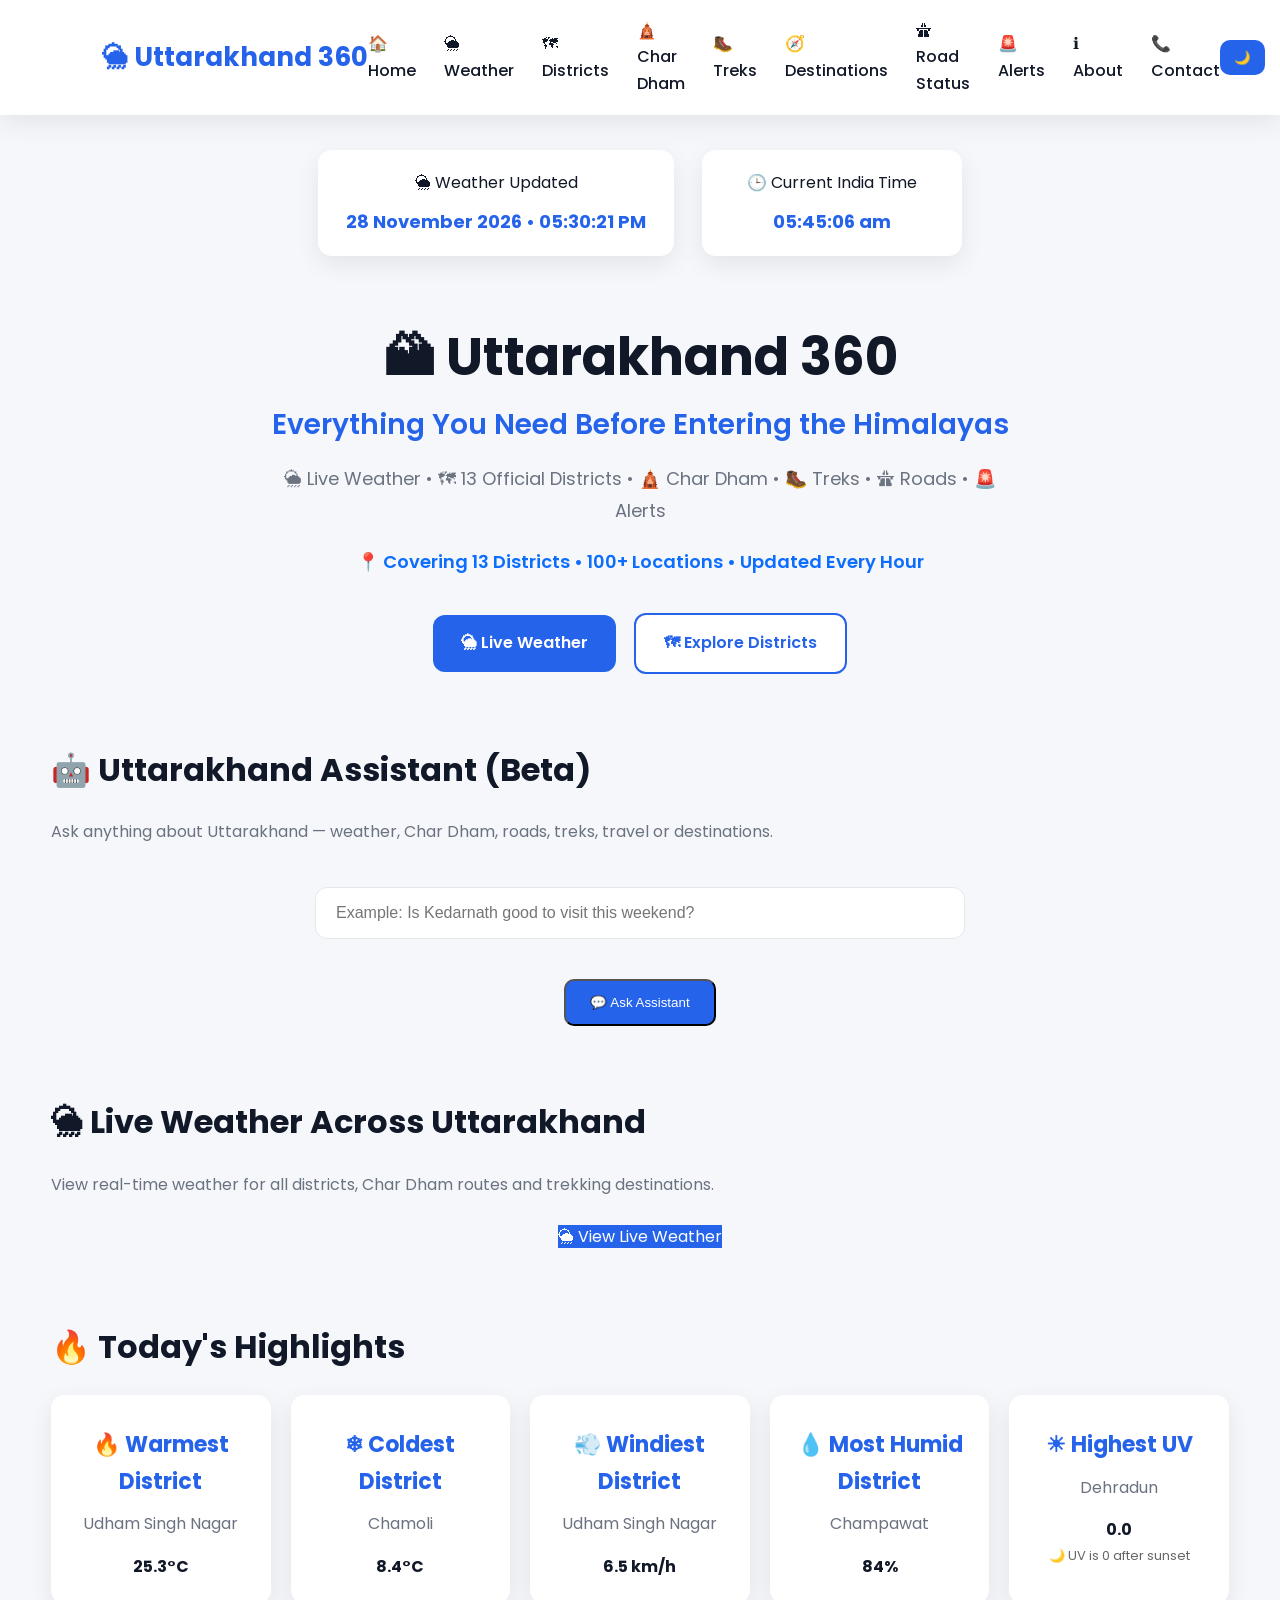
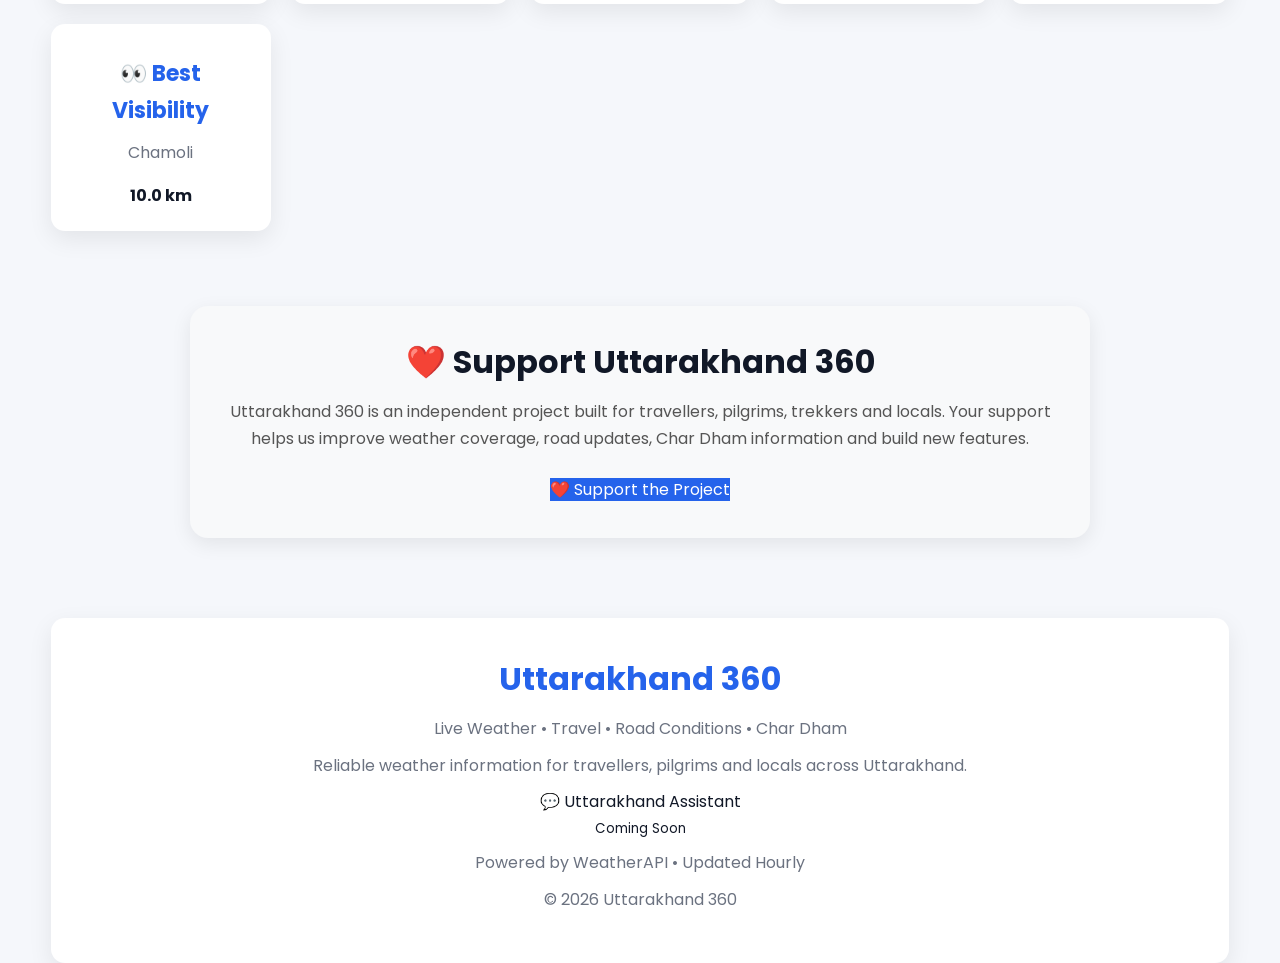
<file: docs/index.html>
<!DOCTYPE html>

<html lang="en">

<head>

<meta charset="UTF-8">

<meta name="viewport"
content="width=device-width, initial-scale=1.0">

<title>Uttarakhand 360 | Live Weather Dashboard</title>

<link rel="stylesheet" href="style.css">

<link rel="icon" href="favicon.svg">

<link rel="preconnect"
href="https://fonts.googleapis.com">

<link rel="preconnect"
href="https://fonts.gstatic.com"
crossorigin>

<link href="https://fonts.googleapis.com/css2?family=Poppins:wght@300;400;500;600;700&display=swap"
rel="stylesheet">

</head>

<body>



<nav class="navbar">

    <div class="logo">

        🌦 Uttarakhand 360

    </div>

  <ul>

<li><a href="index.html">🏠 Home</a></li>

<li><a href="weather.html">🌦 Weather</a></li>

<li><a href="districts.html">🗺 Districts</a></li>

<li><a href="chardham.html">🛕 Char Dham</a></li>

<li><a href="#">🥾 Treks</a></li>

<li><a href="#">🧭 Destinations</a></li>

<li><a href="#">🛣 Road Status</a></li>

<li><a href="alerts.html">🚨 Alerts</a></li>

<li><a href="about.html">ℹ About</a></li>

<li><a href="contact.html">📞 Contact</a></li>

</ul>

    <button id="theme-toggle">

        🌙

    </button>

</nav>



<section class="live-bar">

<div class="info-card">

🌦 Weather Updated

<strong>

28 November 2026 • 05:30:21 PM

</strong>

</div>

<div class="info-card">

🕒 Current India Time

<strong id="clock"></strong>

</div>

</section>



<header class="hero">

<h1>

🏔 Uttarakhand 360

</h1>

<h2>

Everything You Need Before Entering the Himalayas

</h2>

<p>

🌦 Live Weather • 🗺 13 Official Districts • 🛕 Char Dham • 🥾 Treks • 🛣 Roads • 🚨 Alerts

</p>

<p style="margin-top:18px;font-size:18px;font-weight:600;color:#0d6efd;">

📍 Covering 13 Districts • 100+ Locations • Updated Every Hour

</p>

<div class="hero-buttons">

<a href="weather.html" class="btn-primary">

🌦 Live Weather

</a>

<a href="districts.html" class="btn-secondary">

🗺 Explore Districts

</a>

</div>

</header>



<section>

<h2>🤖 Uttarakhand Assistant (Beta)</h2>

<p>

Ask anything about Uttarakhand — weather, Char Dham, roads, treks, travel or destinations.

</p>

<div class="search-box">

<input
type="text"
id="aiQuestion"
placeholder="Example: Is Kedarnath good to visit this weekend?">

</div>

<div style="text-align:center;margin-top:20px;">

<button class="button" onclick="askAI()">

💬 Ask Assistant

</button>

</div>

</section>



<section class="weather-preview">

<h2>🌦 Live Weather Across Uttarakhand</h2>

<p>
View real-time weather for all districts, Char Dham routes and trekking destinations.
</p>

<div style="text-align:center;margin-top:25px;">

<a href="weather.html" class="btn-primary">

🌦 View Live Weather

</a>

</div>

</section>





<section class="highlights-section">

<h2>

🔥 Today's Highlights

</h2>

<div class="highlight-grid">

<div class="highlight-card">

<h3>🔥 Warmest District</h3>

<p>Udham Singh Nagar</p>

<strong>25.3°C</strong>

</div>

<div class="highlight-card">

<h3>❄ Coldest District</h3>

<p>Chamoli</p>

<strong>8.4°C</strong>

</div>

<div class="highlight-card">

<h3>💨 Windiest District</h3>

<p>Udham Singh Nagar</p>

<strong>6.5 km/h</strong>

</div>

<div class="highlight-card">

<h3>💧 Most Humid District</h3>

<p>Champawat</p>

<strong>84%</strong>

</div>

<div class="highlight-card">

<h3>☀ Highest UV</h3>

<p>Dehradun</p>

<strong>0.0</strong>

<p style="font-size:13px;color:#666;">
🌙 UV is 0 after sunset
</p>

</div>

<div class="highlight-card">

<h3>👀 Best Visibility</h3>

<p>Chamoli</p>

<strong>10.0 km</strong>

</div>

</div>

</section>





<section class="support-section">

<h2>

❤️ Support Uttarakhand 360

</h2>

<p>

Uttarakhand 360 is an independent project built for travellers, pilgrims, trekkers and locals.

Your support helps us improve weather coverage, road updates, Char Dham information and build new features.

</p>

<a href="#" class="btn-primary">

❤️ Support the Project

</a>

</section>





<footer class="footer">

<div class="footer-content">

<h2>Uttarakhand 360</h2>

<p>

Live Weather • Travel • Road Conditions • Char Dham

</p>

<p>

Reliable weather information for travellers, pilgrims and locals across Uttarakhand.

</p>

<div class="chatbot-placeholder">

💬 Uttarakhand Assistant

<br>

<small>Coming Soon</small>

</div>

<p>

Powered by WeatherAPI • Updated Hourly

</p>

<p>

© 2026 Uttarakhand 360

</p>

</div>

</footer>


<script src="script.js"></script>

</body>

</html>
</file>
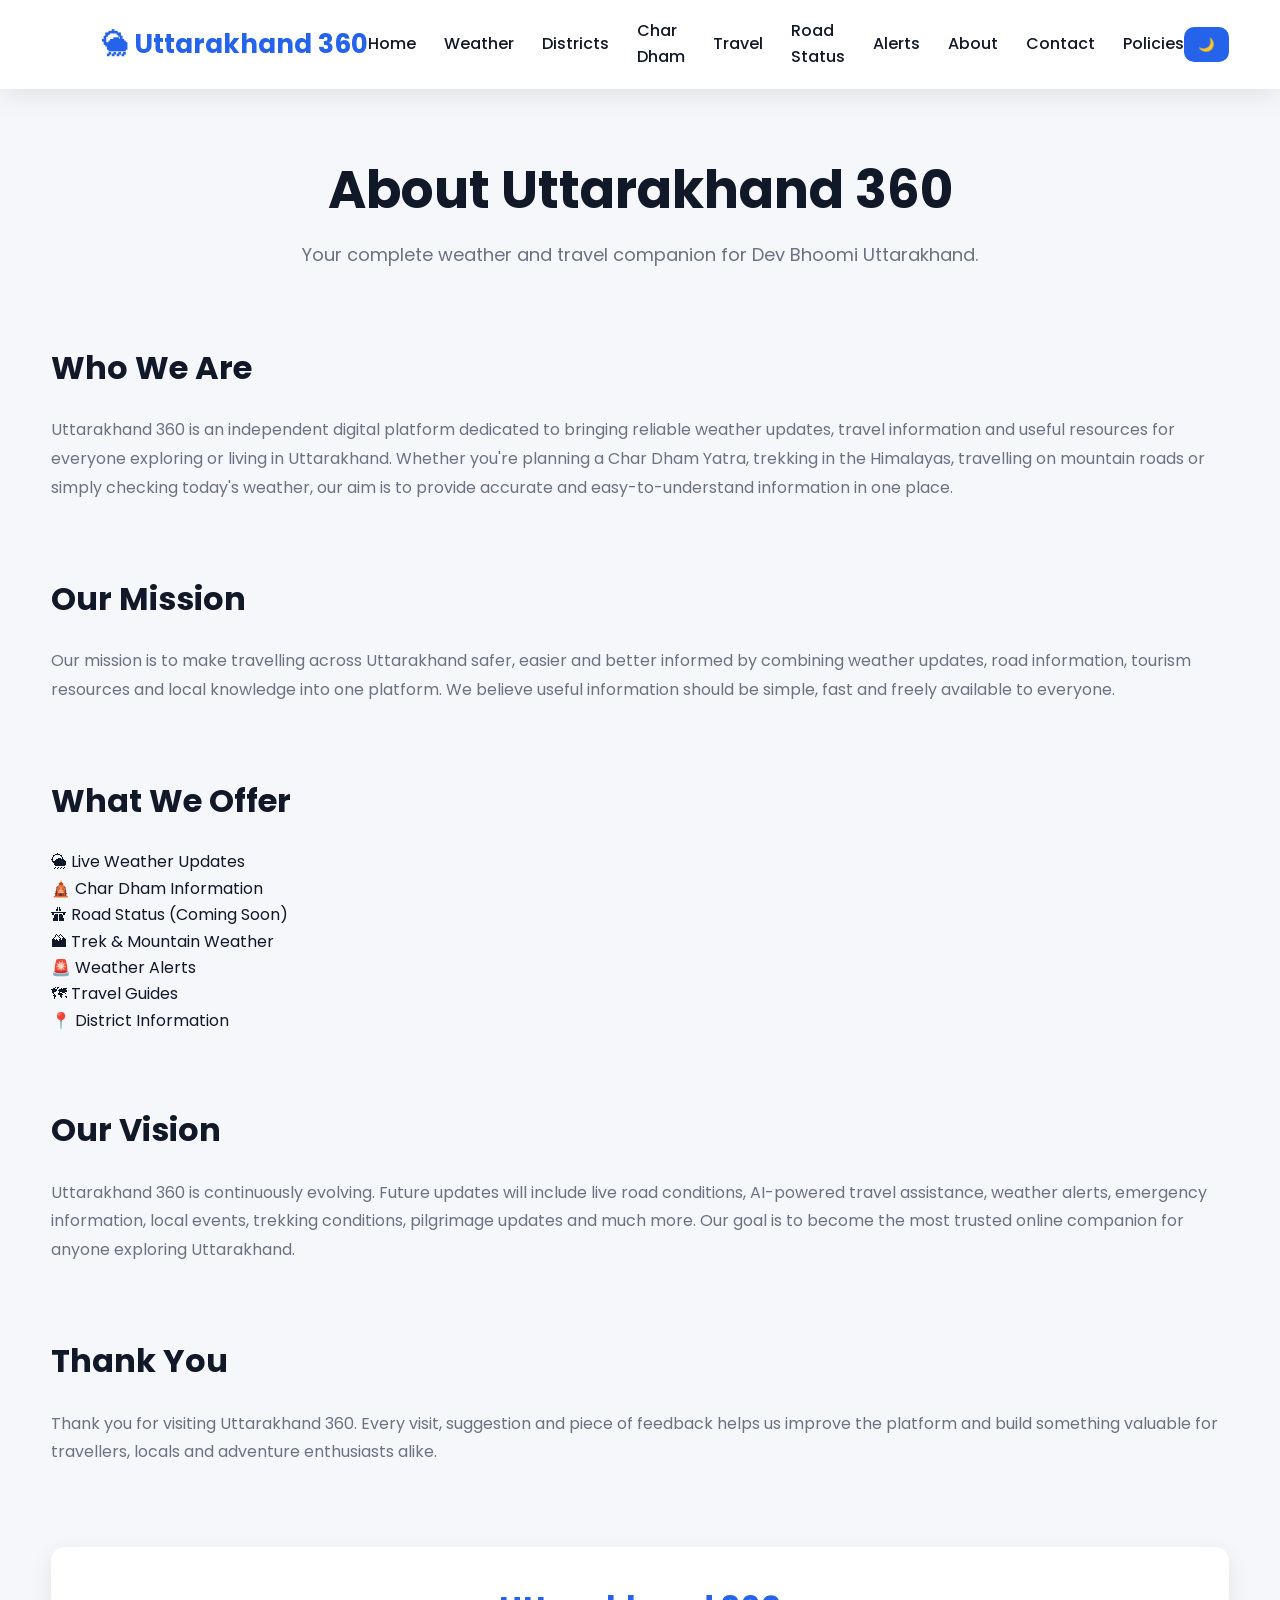
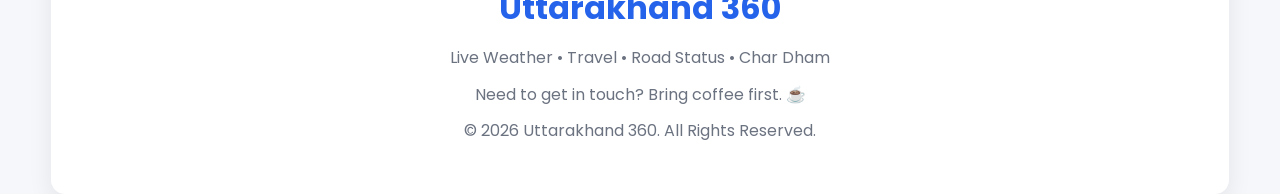
<file: docs/about.html>
<!DOCTYPE html>
<html lang="en">

<head>

<meta charset="UTF-8">
<meta name="viewport" content="width=device-width, initial-scale=1.0">

<title>About | Uttarakhand 360</title>

<meta name="description" content="Learn about Uttarakhand 360 - your trusted platform for weather, travel, road conditions and tourism information across Uttarakhand.">

<link rel="stylesheet" href="style.css">

</head>

<body>

<nav class="navbar">

    <div class="logo">
        🌦 Uttarakhand 360
    </div>

    <ul>

        <li><a href="index.html">Home</a></li>

        <li><a href="#">Weather</a></li>

        <li><a href="#">Districts</a></li>

        <li><a href="#">Char Dham</a></li>

        <li><a href="#">Travel</a></li>

        <li><a href="#">Road Status</a></li>

        <li><a href="#">Alerts</a></li>

        <li><a href="about.html">About</a></li>

        <li><a href="contact.html">Contact</a></li>

        <li><a href="policies.html">Policies</a></li>

    </ul>

    <button id="theme-toggle">🌙</button>

</nav>

<section class="hero">

<h1>About Uttarakhand 360</h1>

<p>

Your complete weather and travel companion for Dev Bhoomi Uttarakhand.

</p>

</section>

<section>

<h2>Who We Are</h2>

<p>

Uttarakhand 360 is an independent digital platform dedicated to bringing reliable weather updates, travel information and useful resources for everyone exploring or living in Uttarakhand.

Whether you're planning a Char Dham Yatra, trekking in the Himalayas, travelling on mountain roads or simply checking today's weather, our aim is to provide accurate and easy-to-understand information in one place.

</p>

</section>

<section>

<h2>Our Mission</h2>

<p>

Our mission is to make travelling across Uttarakhand safer, easier and better informed by combining weather updates, road information, tourism resources and local knowledge into one platform.

We believe useful information should be simple, fast and freely available to everyone.

</p>

</section>

<section>

<h2>What We Offer</h2>

<ul>

<li>🌦 Live Weather Updates</li>

<li>🛕 Char Dham Information</li>

<li>🛣 Road Status (Coming Soon)</li>

<li>🏔 Trek & Mountain Weather</li>

<li>🚨 Weather Alerts</li>

<li>🗺 Travel Guides</li>

<li>📍 District Information</li>

</ul>

</section>

<section>

<h2>Our Vision</h2>

<p>

Uttarakhand 360 is continuously evolving.

Future updates will include live road conditions, AI-powered travel assistance, weather alerts, emergency information, local events, trekking conditions, pilgrimage updates and much more.

Our goal is to become the most trusted online companion for anyone exploring Uttarakhand.

</p>

</section>

<section>

<h2>Thank You</h2>

<p>

Thank you for visiting Uttarakhand 360.

Every visit, suggestion and piece of feedback helps us improve the platform and build something valuable for travellers, locals and adventure enthusiasts alike.

</p>

</section>

<footer class="footer">

<h2>Uttarakhand 360</h2>

<p>Live Weather • Travel • Road Status • Char Dham</p>

<p>Need to get in touch? Bring coffee first. ☕</p>

<p>© 2026 Uttarakhand 360. All Rights Reserved.</p>

</footer>

<script src="script.js"></script>

</body>

</html>
</file>
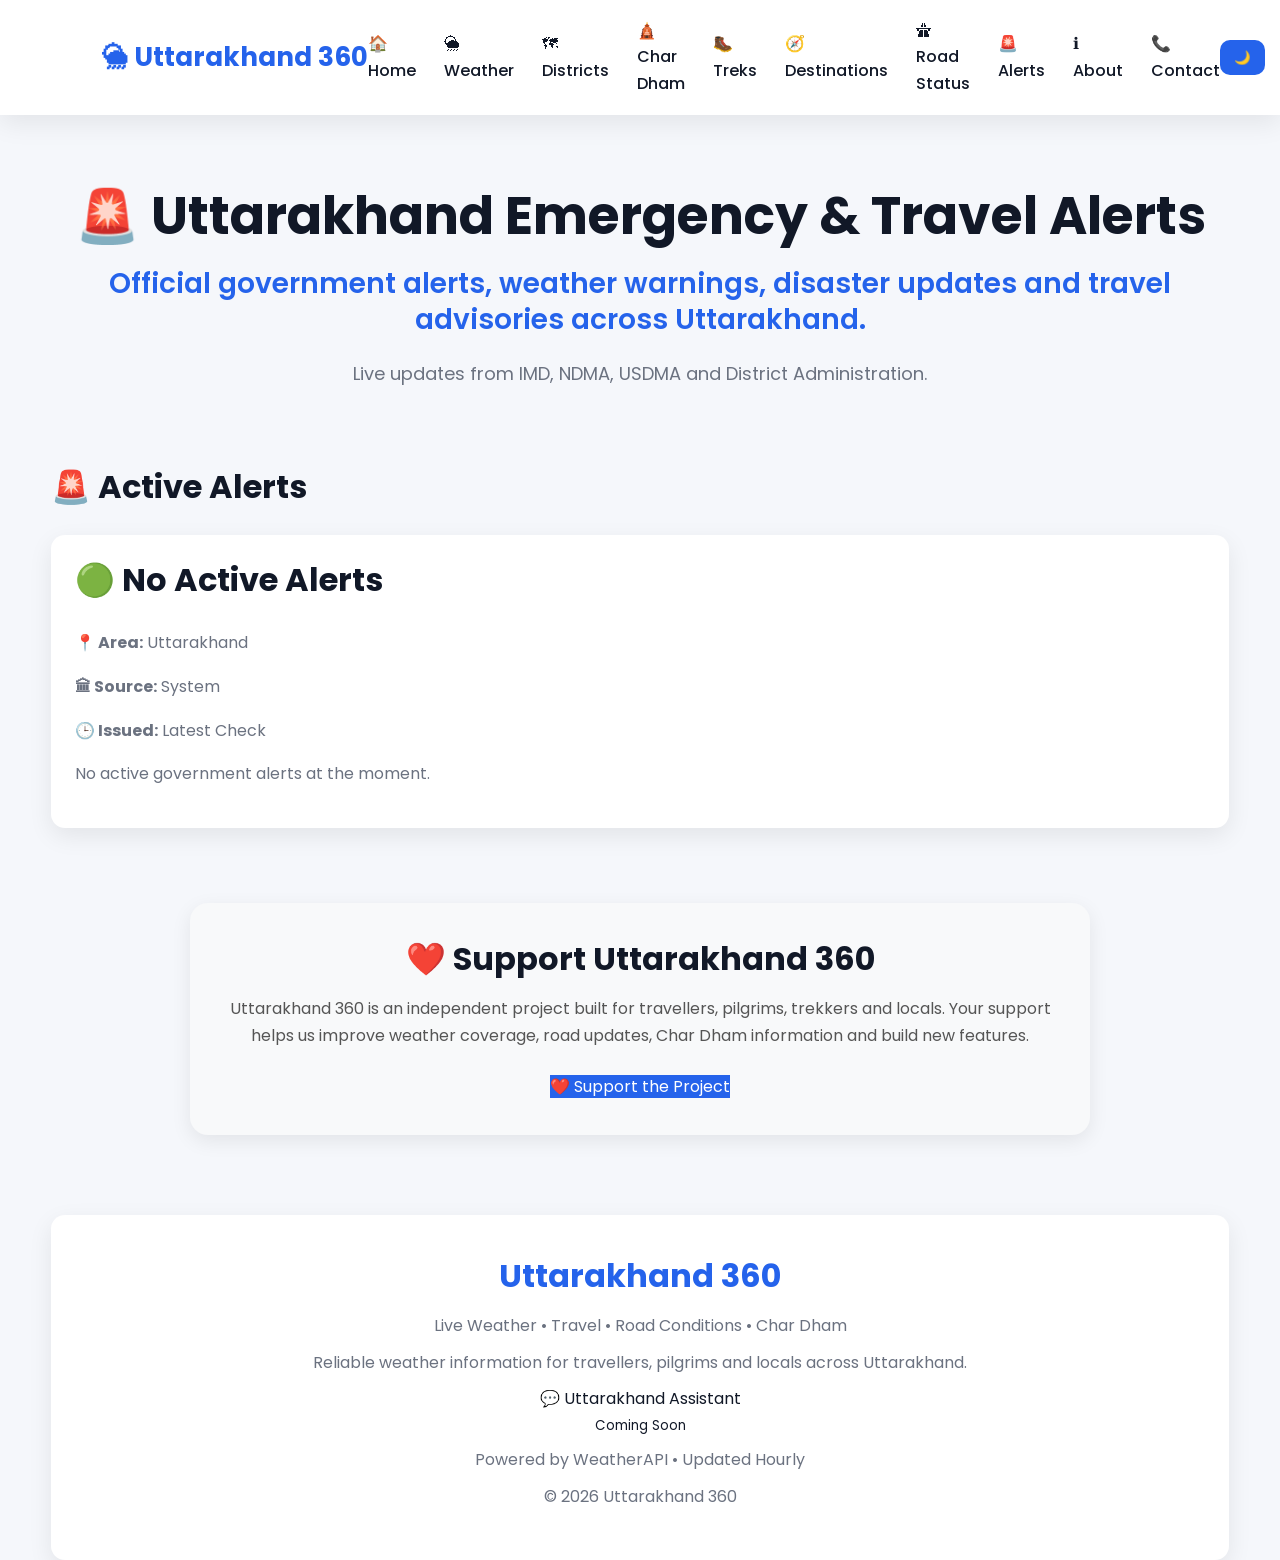
<file: docs/alerts.html>
<!DOCTYPE html>

<html>

<head>

<meta charset="UTF-8">

<meta name="viewport" content="width=device-width, initial-scale=1.0">

<title>Alerts | Uttarakhand 360</title>

<link rel="stylesheet" href="style.css">

</head>

<body>



<nav class="navbar">

    <div class="logo">

        🌦 Uttarakhand 360

    </div>

  <ul>

<li><a href="index.html">🏠 Home</a></li>

<li><a href="weather.html">🌦 Weather</a></li>

<li><a href="districts.html">🗺 Districts</a></li>

<li><a href="chardham.html">🛕 Char Dham</a></li>

<li><a href="#">🥾 Treks</a></li>

<li><a href="#">🧭 Destinations</a></li>

<li><a href="#">🛣 Road Status</a></li>

<li><a href="alerts.html">🚨 Alerts</a></li>

<li><a href="about.html">ℹ About</a></li>

<li><a href="contact.html">📞 Contact</a></li>

</ul>

    <button id="theme-toggle">

        🌙

    </button>

</nav>



<section class="hero">

<h1>

🚨 Uttarakhand Emergency & Travel Alerts

</h1>

<h2>

Official government alerts, weather warnings, disaster updates and travel advisories across Uttarakhand.

</h2>

<p>

Live updates from IMD, NDMA, USDMA and District Administration.

</p>

</section>

<section>

<h2>

🚨 Active Alerts

</h2>

<div class="weather-grid">



<div class="weather-card">

<h2>

🟢 No Active Alerts

</h2>

<p>

<b>📍 Area:</b> Uttarakhand

</p>

<p>

<b>🏛 Source:</b> System

</p>

<p>

<b>🕒 Issued:</b> Latest Check

</p>

<p>

No active government alerts at the moment.

</p>

</div>



</div>

</section>



<section class="support-section">

<h2>

❤️ Support Uttarakhand 360

</h2>

<p>

Uttarakhand 360 is an independent project built for travellers, pilgrims, trekkers and locals.

Your support helps us improve weather coverage, road updates, Char Dham information and build new features.

</p>

<a href="#" class="btn-primary">

❤️ Support the Project

</a>

</section>





<footer class="footer">

<div class="footer-content">

<h2>Uttarakhand 360</h2>

<p>

Live Weather • Travel • Road Conditions • Char Dham

</p>

<p>

Reliable weather information for travellers, pilgrims and locals across Uttarakhand.

</p>

<div class="chatbot-placeholder">

💬 Uttarakhand Assistant

<br>

<small>Coming Soon</small>

</div>

<p>

Powered by WeatherAPI • Updated Hourly

</p>

<p>

© 2026 Uttarakhand 360

</p>

</div>

</footer>



<script src="script.js"></script>

</body>

</html>
</file>
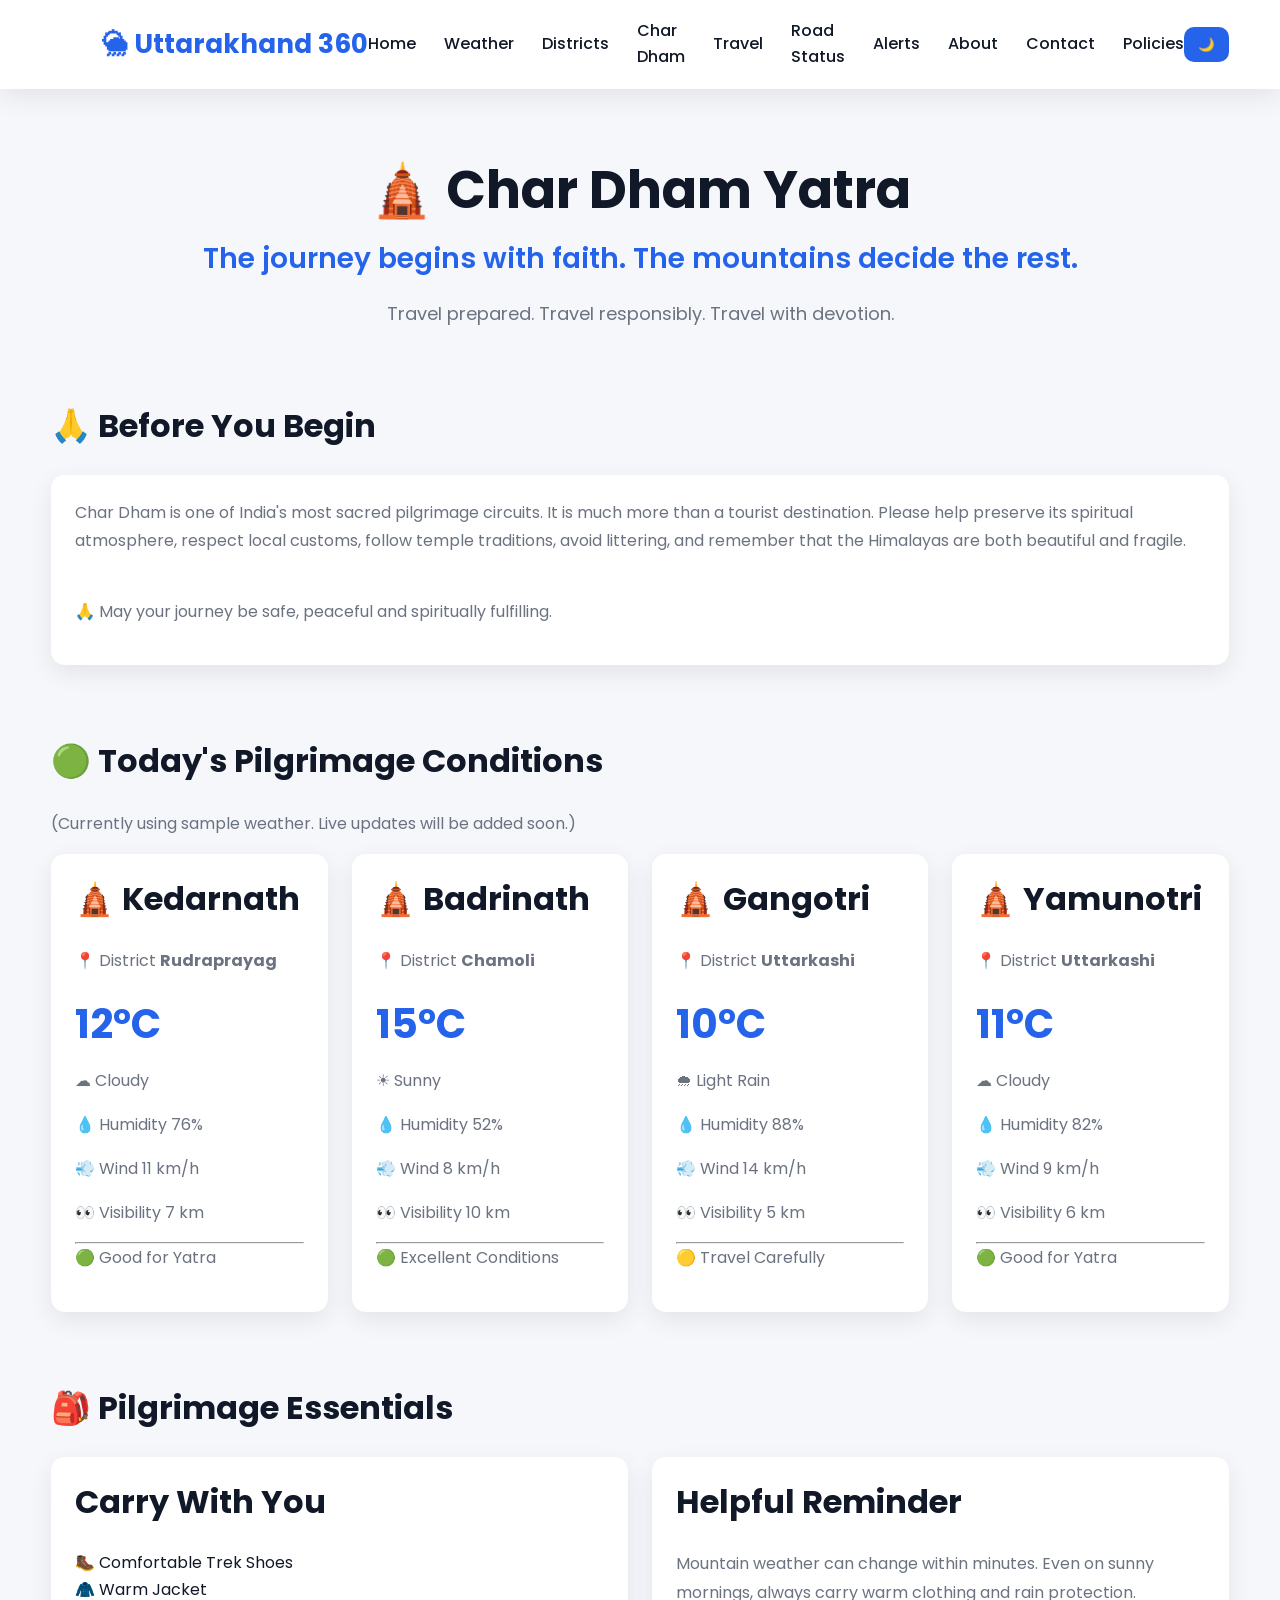
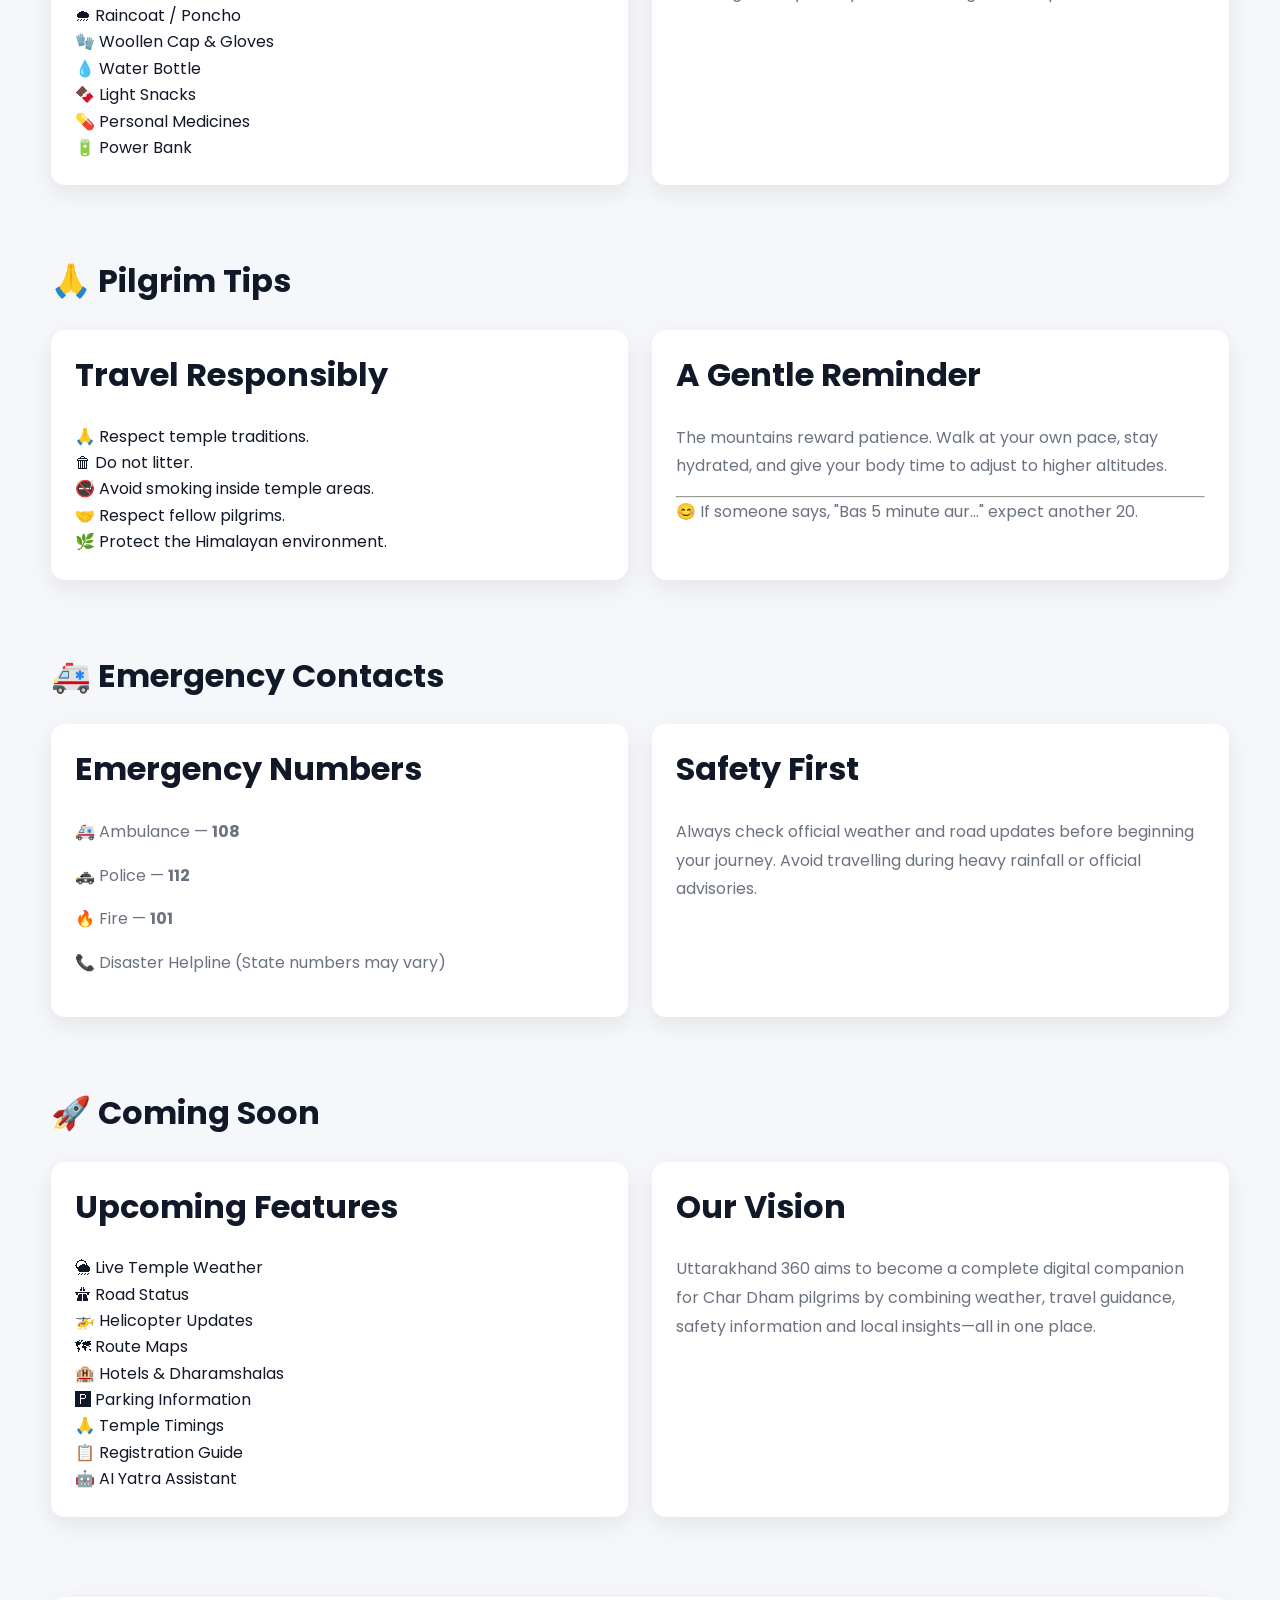
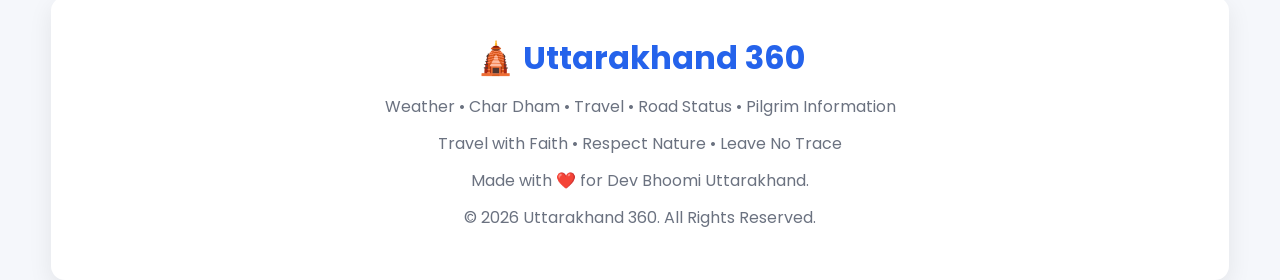
<file: docs/char dham.html>
<!DOCTYPE html>
<html lang="en">

<head>

<meta charset="UTF-8">

<meta name="viewport"
content="width=device-width, initial-scale=1.0">

<title>Char Dham | Uttarakhand 360</title>

<meta name="description"
content="Plan your Char Dham Yatra with weather updates, pilgrimage information and travel guidance.">

<link rel="stylesheet"
href="style.css">

</head>

<body>

<nav class="navbar">

<div class="logo">

🌦 Uttarakhand 360

</div>

<ul>

<li><a href="index.html">Home</a></li>

<li><a href="weather.html">Weather</a></li>

<li><a href="districts.html">Districts</a></li>

<li><a href="chardham.html">Char Dham</a></li>

<li><a href="#">Travel</a></li>

<li><a href="#">Road Status</a></li>

<li><a href="#">Alerts</a></li>

<li><a href="about.html">About</a></li>

<li><a href="contact.html">Contact</a></li>

<li><a href="policies.html">Policies</a></li>

</ul>

<button id="theme-toggle">

🌙

</button>

</nav>



<section class="hero">

<h1>

🛕 Char Dham Yatra

</h1>

<h2 style="margin-top:20px;color:var(--primary);">

The journey begins with faith.
The mountains decide the rest.

</h2>

<p>

Travel prepared.

Travel responsibly.

Travel with devotion.

</p>

</section>



<section>

<h2>

🙏 Before You Begin

</h2>

<div class="weather-card">

<p>

Char Dham is one of India's most sacred pilgrimage circuits.

It is much more than a tourist destination.

Please help preserve its spiritual atmosphere,
respect local customs,
follow temple traditions,
avoid littering,
and remember that the Himalayas are both beautiful and fragile.

</p>

<br>

<p>

🙏

May your journey be safe,
peaceful and spiritually fulfilling.

</p>

</div>

</section>



<section>

<h2>

🟢 Today's Pilgrimage Conditions

</h2>

<p>

(Currently using sample weather.
Live updates will be added soon.)

</p>

<div class="weather-grid">

<div class="weather-card">

<h2>

🛕 Kedarnath

</h2>

<p>

📍 District

<strong>Rudraprayag</strong>

</p>

<div class="temperature">

12°C

</div>

<p>

☁ Cloudy

</p>

<p>

💧 Humidity

76%

</p>

<p>

💨 Wind

11 km/h

</p>

<p>

👀 Visibility

7 km

</p>

<hr>

<p>

🟢 Good for Yatra

</p>

</div>



<div class="weather-card">

<h2>

🛕 Badrinath

</h2>

<p>

📍 District

<strong>Chamoli</strong>

</p>

<div class="temperature">

15°C

</div>

<p>

☀ Sunny

</p>

<p>

💧 Humidity

52%

</p>

<p>

💨 Wind

8 km/h

</p>

<p>

👀 Visibility

10 km

</p>

<hr>

<p>

🟢 Excellent Conditions

</p>

</div>



<div class="weather-card">

<h2>

🛕 Gangotri

</h2>

<p>

📍 District

<strong>Uttarkashi</strong>

</p>

<div class="temperature">

10°C

</div>

<p>

🌧 Light Rain

</p>

<p>

💧 Humidity

88%

</p>

<p>

💨 Wind

14 km/h

</p>

<p>

👀 Visibility

5 km

</p>

<hr>

<p>

🟡 Travel Carefully

</p>

</div>



<div class="weather-card">

<h2>

🛕 Yamunotri

</h2>

<p>

📍 District

<strong>Uttarkashi</strong>

</p>

<div class="temperature">

11°C

</div>

<p>

☁ Cloudy

</p>

<p>

💧 Humidity

82%

</p>

<p>

💨 Wind

9 km/h

</p>

<p>

👀 Visibility

6 km

</p>

<hr>

<p>

🟢 Good for Yatra

</p>

</div>

</div>

</section>
<section>

<h2>

🎒 Pilgrimage Essentials

</h2>

<div class="weather-grid">

<div class="weather-card">

<h2>

Carry With You

</h2>

<ul>

<li>🥾 Comfortable Trek Shoes</li>

<li>🧥 Warm Jacket</li>

<li>🌧 Raincoat / Poncho</li>

<li>🧤 Woollen Cap & Gloves</li>

<li>💧 Water Bottle</li>

<li>🍫 Light Snacks</li>

<li>💊 Personal Medicines</li>

<li>🔋 Power Bank</li>

</ul>

</div>

<div class="weather-card">

<h2>

Helpful Reminder

</h2>

<p>

Mountain weather can change within minutes.

Even on sunny mornings, always carry warm clothing and rain protection.

</p>

</div>

</div>

</section>



<section>

<h2>

🙏 Pilgrim Tips

</h2>

<div class="weather-grid">

<div class="weather-card">

<h2>

Travel Responsibly

</h2>

<ul>

<li>🙏 Respect temple traditions.</li>

<li>🗑 Do not litter.</li>

<li>🚭 Avoid smoking inside temple areas.</li>

<li>🤝 Respect fellow pilgrims.</li>

<li>🌿 Protect the Himalayan environment.</li>

</ul>

</div>

<div class="weather-card">

<h2>

A Gentle Reminder

</h2>

<p>

The mountains reward patience.

Walk at your own pace,
stay hydrated,
and give your body time to adjust to higher altitudes.

</p>

<hr>

<p>

😊 If someone says,

"Bas 5 minute aur..."

expect another 20.

</p>

</div>

</div>

</section>



<section>

<h2>

🚑 Emergency Contacts

</h2>

<div class="weather-grid">

<div class="weather-card">

<h2>

Emergency Numbers

</h2>

<p>

🚑 Ambulance — <strong>108</strong>

</p>

<p>

🚓 Police — <strong>112</strong>

</p>

<p>

🔥 Fire — <strong>101</strong>

</p>

<p>

📞 Disaster Helpline

(State numbers may vary)

</p>

</div>

<div class="weather-card">

<h2>

Safety First

</h2>

<p>

Always check official weather and road updates before beginning your journey.

Avoid travelling during heavy rainfall or official advisories.

</p>

</div>

</div>

</section>



<section>

<h2>

🚀 Coming Soon

</h2>

<div class="weather-grid">

<div class="weather-card">

<h2>

Upcoming Features

</h2>

<ul>

<li>🌦 Live Temple Weather</li>

<li>🛣 Road Status</li>

<li>🚁 Helicopter Updates</li>

<li>🗺 Route Maps</li>

<li>🏨 Hotels & Dharamshalas</li>

<li>🅿 Parking Information</li>

<li>🙏 Temple Timings</li>

<li>📋 Registration Guide</li>

<li>🤖 AI Yatra Assistant</li>

</ul>

</div>

<div class="weather-card">

<h2>

Our Vision

</h2>

<p>

Uttarakhand 360 aims to become a complete digital companion for Char Dham pilgrims by combining weather, travel guidance, safety information and local insights—all in one place.

</p>

</div>

</div>

</section>



<footer class="footer">

<h2>

🛕 Uttarakhand 360

</h2>

<p>

Weather • Char Dham • Travel • Road Status • Pilgrim Information

</p>

<p>

Travel with Faith • Respect Nature • Leave No Trace

</p>

<p>

Made with ❤️ for Dev Bhoomi Uttarakhand.

</p>

<p>

© 2026 Uttarakhand 360. All Rights Reserved.

</p>

</footer>

<script src="script.js"></script>

</body>

</html>
</file>
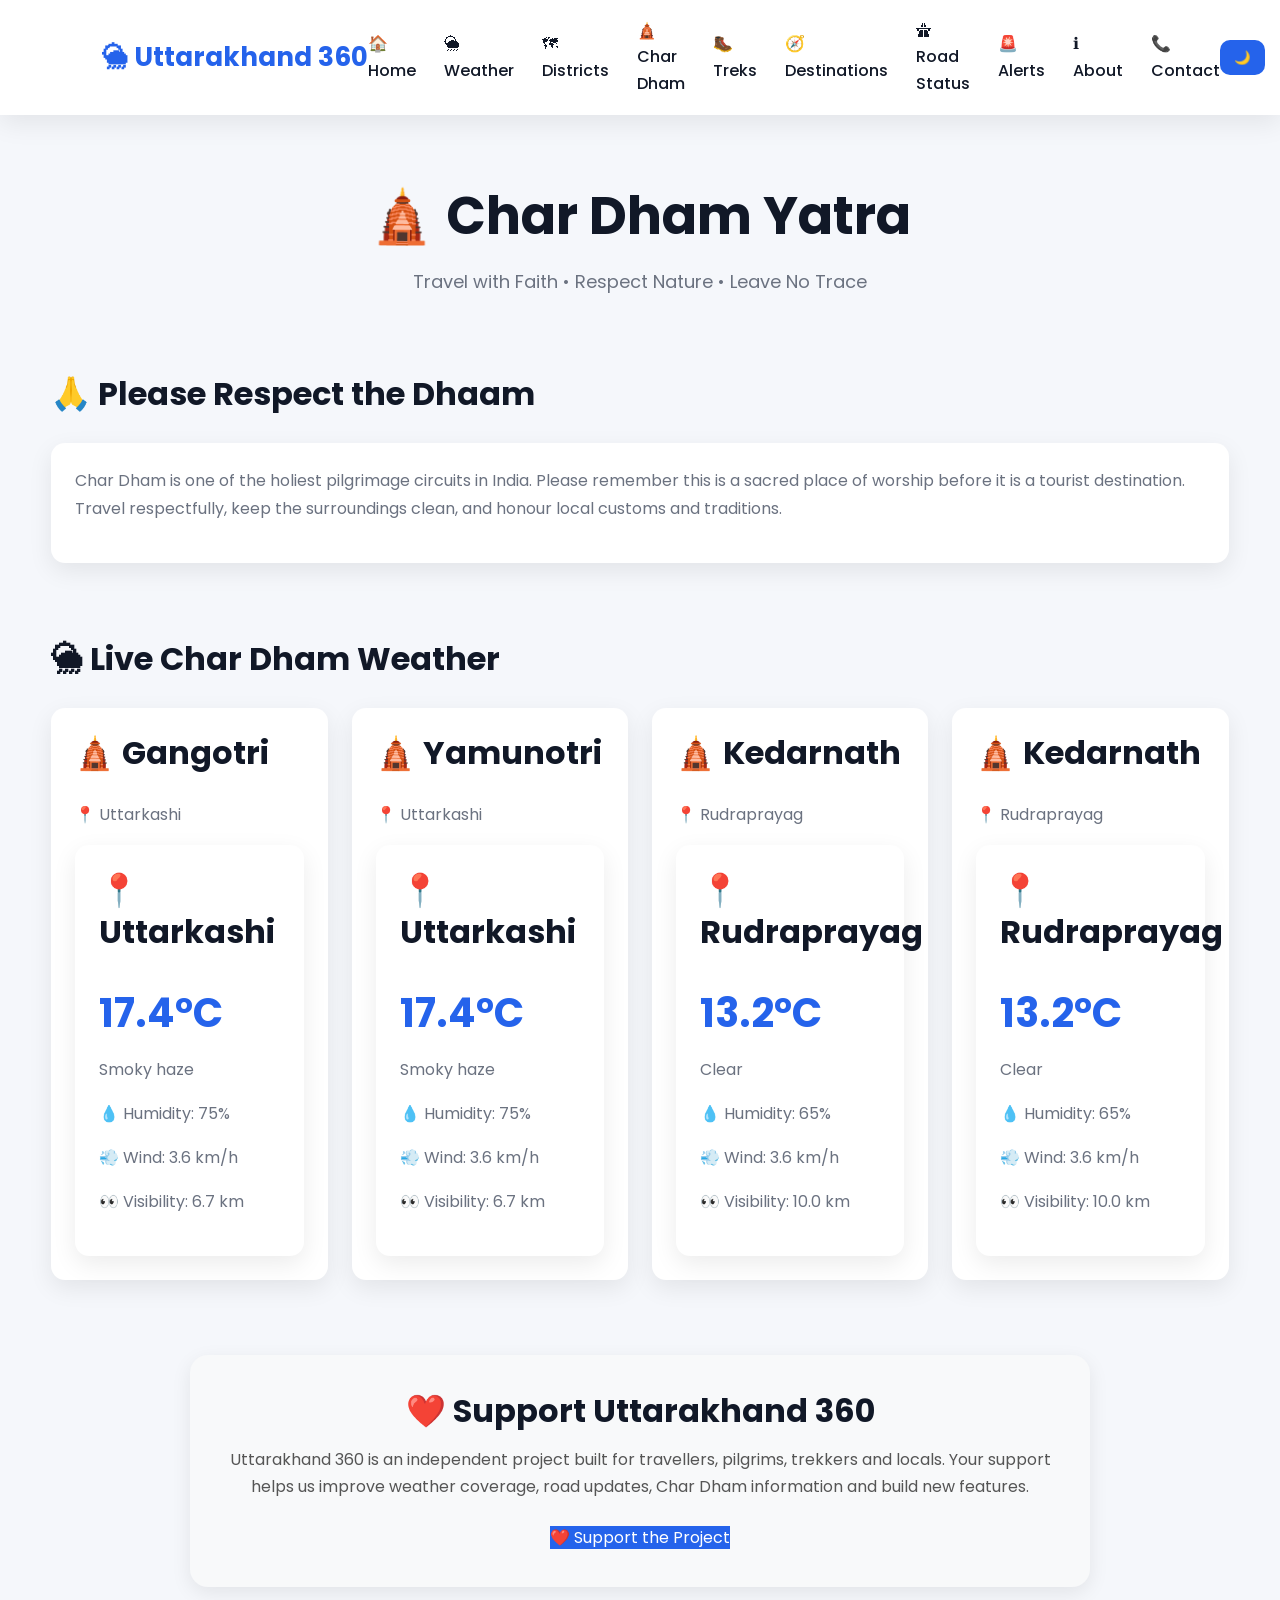
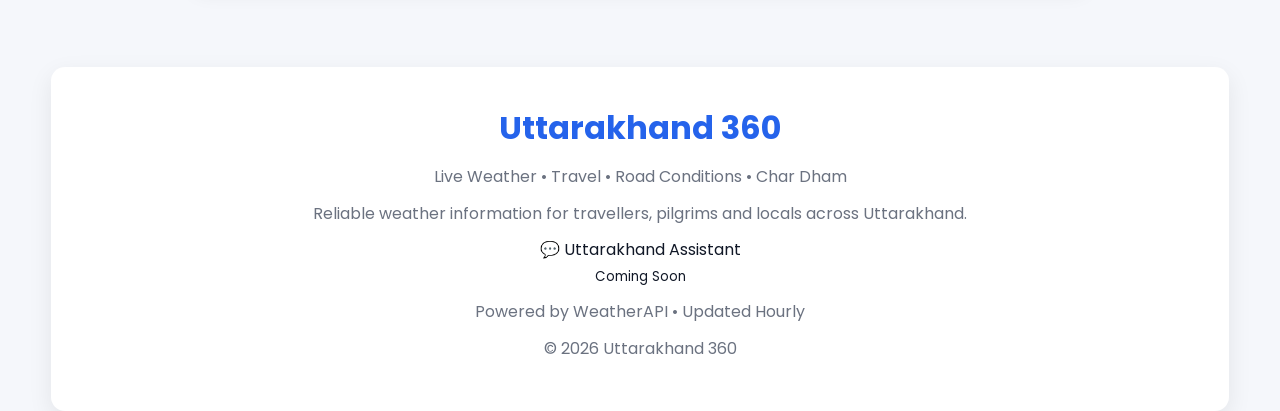
<file: docs/chardham.html>
<!DOCTYPE html>

<html>

<head>

<meta charset="UTF-8">

<meta name="viewport"
content="width=device-width, initial-scale=1.0">

<title>Char Dham | Uttarakhand 360</title>

<link rel="stylesheet"
href="style.css">

</head>

<body>



<nav class="navbar">

    <div class="logo">

        🌦 Uttarakhand 360

    </div>

  <ul>

<li><a href="index.html">🏠 Home</a></li>

<li><a href="weather.html">🌦 Weather</a></li>

<li><a href="districts.html">🗺 Districts</a></li>

<li><a href="chardham.html">🛕 Char Dham</a></li>

<li><a href="#">🥾 Treks</a></li>

<li><a href="#">🧭 Destinations</a></li>

<li><a href="#">🛣 Road Status</a></li>

<li><a href="alerts.html">🚨 Alerts</a></li>

<li><a href="about.html">ℹ About</a></li>

<li><a href="contact.html">📞 Contact</a></li>

</ul>

    <button id="theme-toggle">

        🌙

    </button>

</nav>



<section class="hero">

<h1>

🛕 Char Dham Yatra

</h1>

<p>

Travel with Faith • Respect Nature • Leave No Trace

</p>

</section>

<section>

<h2>

🙏 Please Respect the Dhaam

</h2>

<div class="weather-card">

<p>

Char Dham is one of the holiest pilgrimage circuits in India.

Please remember this is a sacred place of worship before it is a tourist destination.

Travel respectfully,
keep the surroundings clean,
and honour local customs and traditions.

</p>

</div>

</section>

<section>

<h2>

🌦 Live Char Dham Weather

</h2>

<div class="weather-grid">



<div class="weather-card">

<h2>

🛕 Gangotri

</h2>

<p>

📍 Uttarkashi

</p>



<div class="weather-card">

<h2>

📍 Uttarkashi

</h2>

<div class="temperature">

17.4°C

</div>

<p>

Smoky haze

</p>

<p>

💧 Humidity: 75%

</p>

<p>

💨 Wind: 3.6 km/h

</p>

<p>

👀 Visibility: 6.7 km

</p>

</div>



</div>



<div class="weather-card">

<h2>

🛕 Yamunotri

</h2>

<p>

📍 Uttarkashi

</p>



<div class="weather-card">

<h2>

📍 Uttarkashi

</h2>

<div class="temperature">

17.4°C

</div>

<p>

Smoky haze

</p>

<p>

💧 Humidity: 75%

</p>

<p>

💨 Wind: 3.6 km/h

</p>

<p>

👀 Visibility: 6.7 km

</p>

</div>



</div>



<div class="weather-card">

<h2>

🛕 Kedarnath

</h2>

<p>

📍 Rudraprayag

</p>



<div class="weather-card">

<h2>

📍 Rudraprayag

</h2>

<div class="temperature">

13.2°C

</div>

<p>

Clear

</p>

<p>

💧 Humidity: 65%

</p>

<p>

💨 Wind: 3.6 km/h

</p>

<p>

👀 Visibility: 10.0 km

</p>

</div>



</div>



<div class="weather-card">

<h2>

🛕 Kedarnath

</h2>

<p>

📍 Rudraprayag

</p>



<div class="weather-card">

<h2>

📍 Rudraprayag

</h2>

<div class="temperature">

13.2°C

</div>

<p>

Clear

</p>

<p>

💧 Humidity: 65%

</p>

<p>

💨 Wind: 3.6 km/h

</p>

<p>

👀 Visibility: 10.0 km

</p>

</div>



</div>



</div>

</section>



<section class="support-section">

<h2>

❤️ Support Uttarakhand 360

</h2>

<p>

Uttarakhand 360 is an independent project built for travellers, pilgrims, trekkers and locals.

Your support helps us improve weather coverage, road updates, Char Dham information and build new features.

</p>

<a href="#" class="btn-primary">

❤️ Support the Project

</a>

</section>





<footer class="footer">

<div class="footer-content">

<h2>Uttarakhand 360</h2>

<p>

Live Weather • Travel • Road Conditions • Char Dham

</p>

<p>

Reliable weather information for travellers, pilgrims and locals across Uttarakhand.

</p>

<div class="chatbot-placeholder">

💬 Uttarakhand Assistant

<br>

<small>Coming Soon</small>

</div>

<p>

Powered by WeatherAPI • Updated Hourly

</p>

<p>

© 2026 Uttarakhand 360

</p>

</div>

</footer>



<script src="script.js"></script>

</body>

</html>
</file>
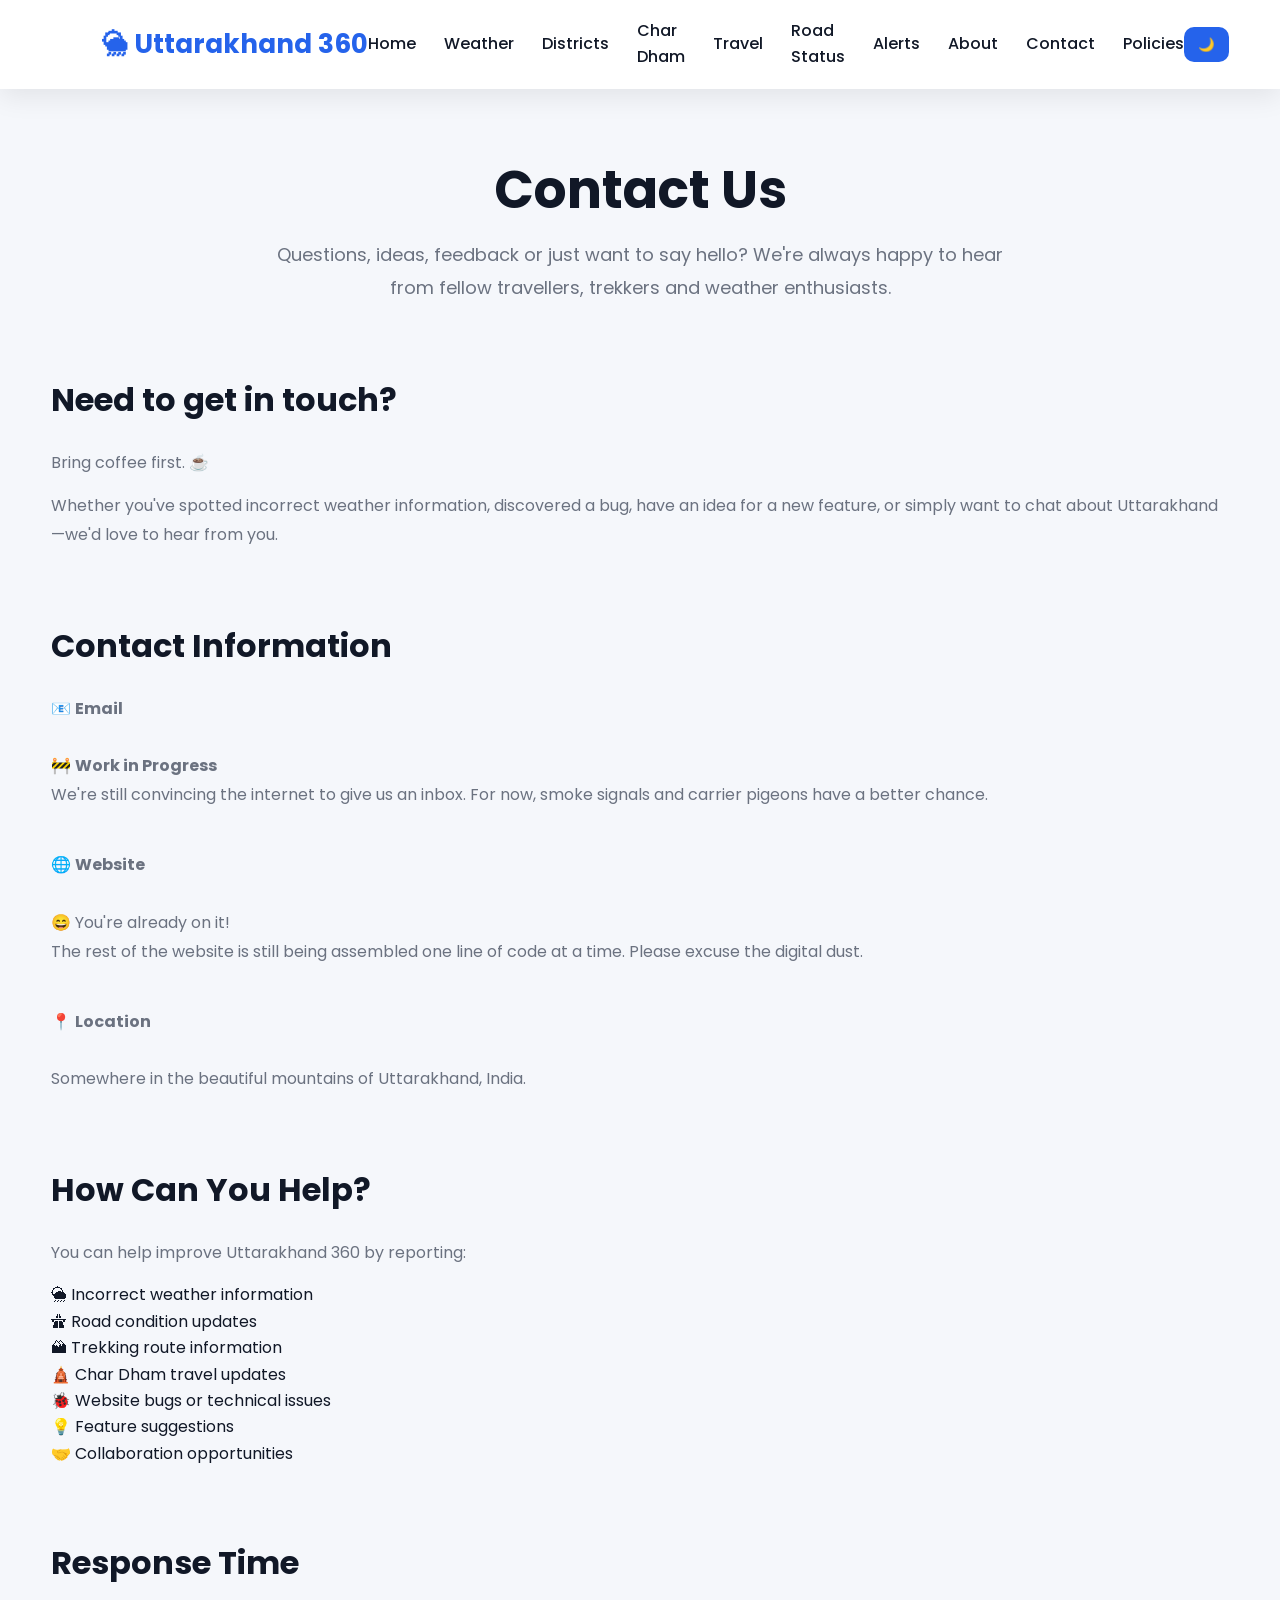
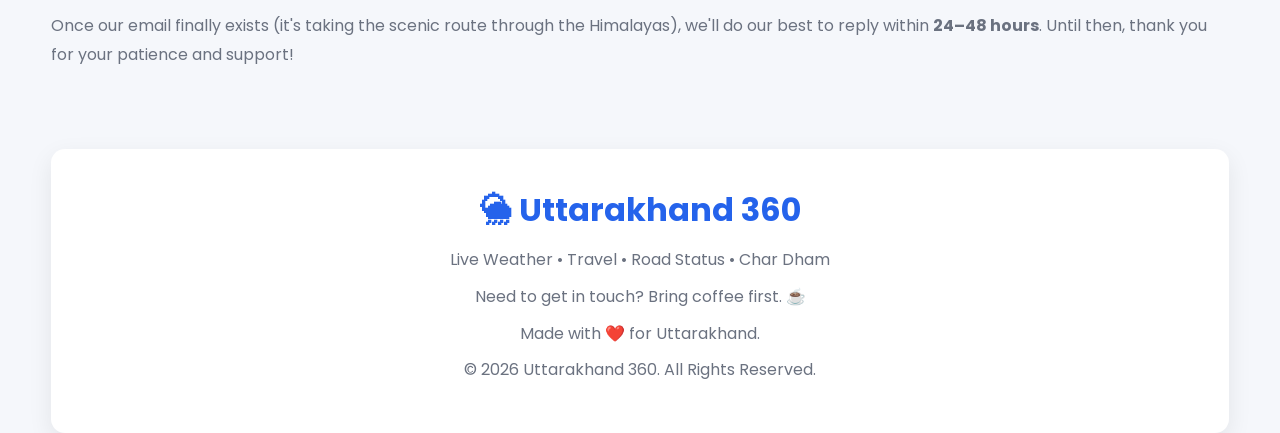
<file: docs/contact.html>
<!DOCTYPE html>
<html lang="en">

<head>

<meta charset="UTF-8">
<meta name="viewport" content="width=device-width, initial-scale=1.0">

<title>Contact | Uttarakhand 360</title>

<meta name="description" content="Contact Uttarakhand 360 for suggestions, collaborations, feedback and website improvements.">

<link rel="stylesheet" href="style.css">

</head>

<body>

<nav class="navbar">

    <div class="logo">
        🌦 Uttarakhand 360
    </div>

    <ul>

        <li><a href="index.html">Home</a></li>

        <li><a href="weather.html">Weather</a></li>

        <li><a href="districts.html">Districts</a></li>

        <li><a href="chardham.html">Char Dham</a></li>

        <li><a href="#">Travel</a></li>

        <li><a href="#">Road Status</a></li>

        <li><a href="#">Alerts</a></li>

        <li><a href="about.html">About</a></li>

        <li><a href="contact.html">Contact</a></li>

        <li><a href="policies.html">Policies</a></li>

    </ul>

    <button id="theme-toggle">🌙</button>

</nav>

<section class="hero">

<h1>Contact Us</h1>

<p>

Questions, ideas, feedback or just want to say hello?
We're always happy to hear from fellow travellers, trekkers and weather enthusiasts.

</p>

</section>

<section>

<h2>Need to get in touch?</h2>

<p>

Bring coffee first. ☕

</p>

<p>

Whether you've spotted incorrect weather information, discovered a bug, have an idea for a new feature, or simply want to chat about Uttarakhand—we'd love to hear from you.

</p>

</section>

<section>

<h2>Contact Information</h2>

<p>

📧 <strong>Email</strong>

<br><br>

🚧 <strong>Work in Progress</strong>

<br>

We're still convincing the internet to give us an inbox.

For now, smoke signals and carrier pigeons have a better chance.

</p>

<br>

<p>

🌐 <strong>Website</strong>

<br><br>

😄 You're already on it!

<br>

The rest of the website is still being assembled one line of code at a time.

Please excuse the digital dust.

</p>

<br>

<p>

📍 <strong>Location</strong>

<br><br>

Somewhere in the beautiful mountains of Uttarakhand, India.

</p>

</section>

<section>

<h2>How Can You Help?</h2>

<p>

You can help improve Uttarakhand 360 by reporting:

</p>

<ul>

<li>🌦 Incorrect weather information</li>

<li>🛣 Road condition updates</li>

<li>🏔 Trekking route information</li>

<li>🛕 Char Dham travel updates</li>

<li>🐞 Website bugs or technical issues</li>

<li>💡 Feature suggestions</li>

<li>🤝 Collaboration opportunities</li>

</ul>

</section>

<section>

<h2>Response Time</h2>

<p>

Once our email finally exists (it's taking the scenic route through the Himalayas), we'll do our best to reply within <strong>24–48 hours</strong>.

Until then, thank you for your patience and support!

</p>

</section>

<footer class="footer">

<h2>🌦 Uttarakhand 360</h2>

<p>

Live Weather • Travel • Road Status • Char Dham

</p>

<p>

Need to get in touch?

Bring coffee first. ☕

</p>

<p>

Made with ❤️ for Uttarakhand.

</p>

<p>

© 2026 Uttarakhand 360. All Rights Reserved.

</p>

</footer>

<script src="script.js"></script>

</body>

</html>
</file>
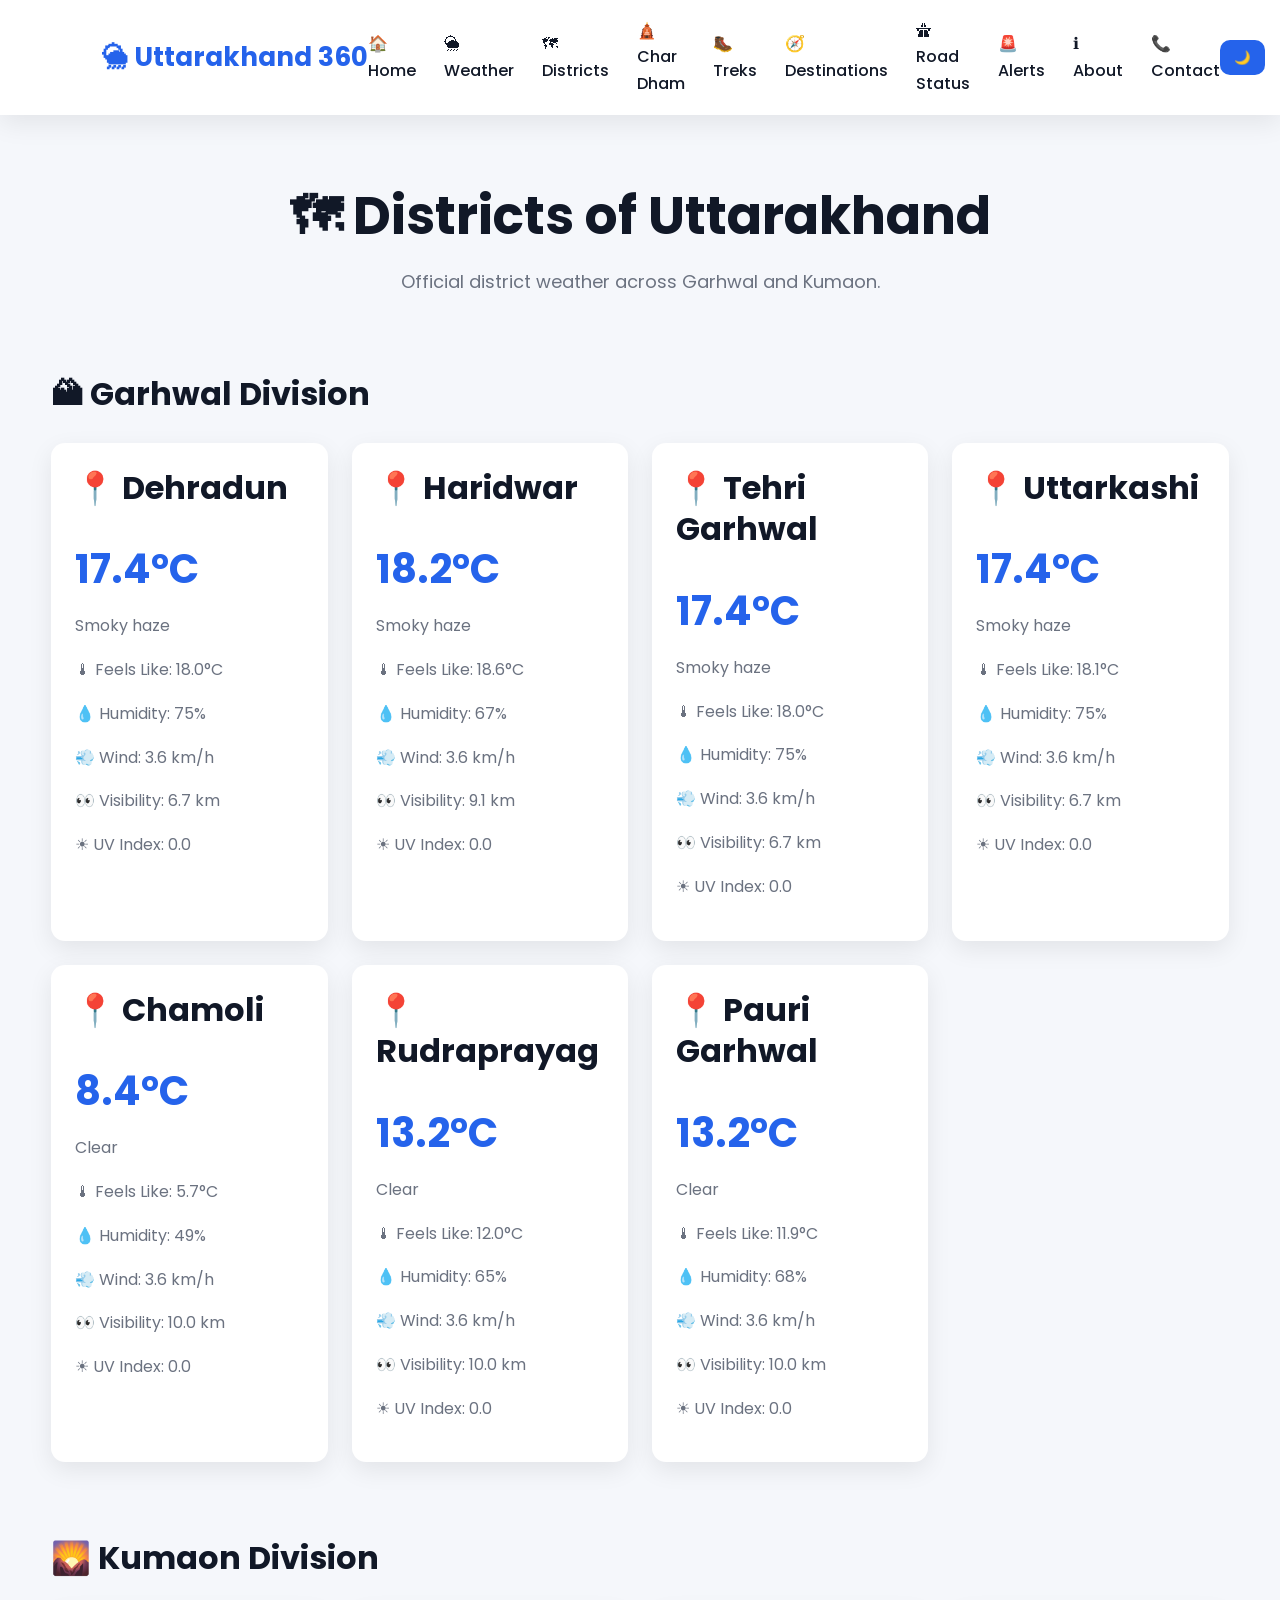
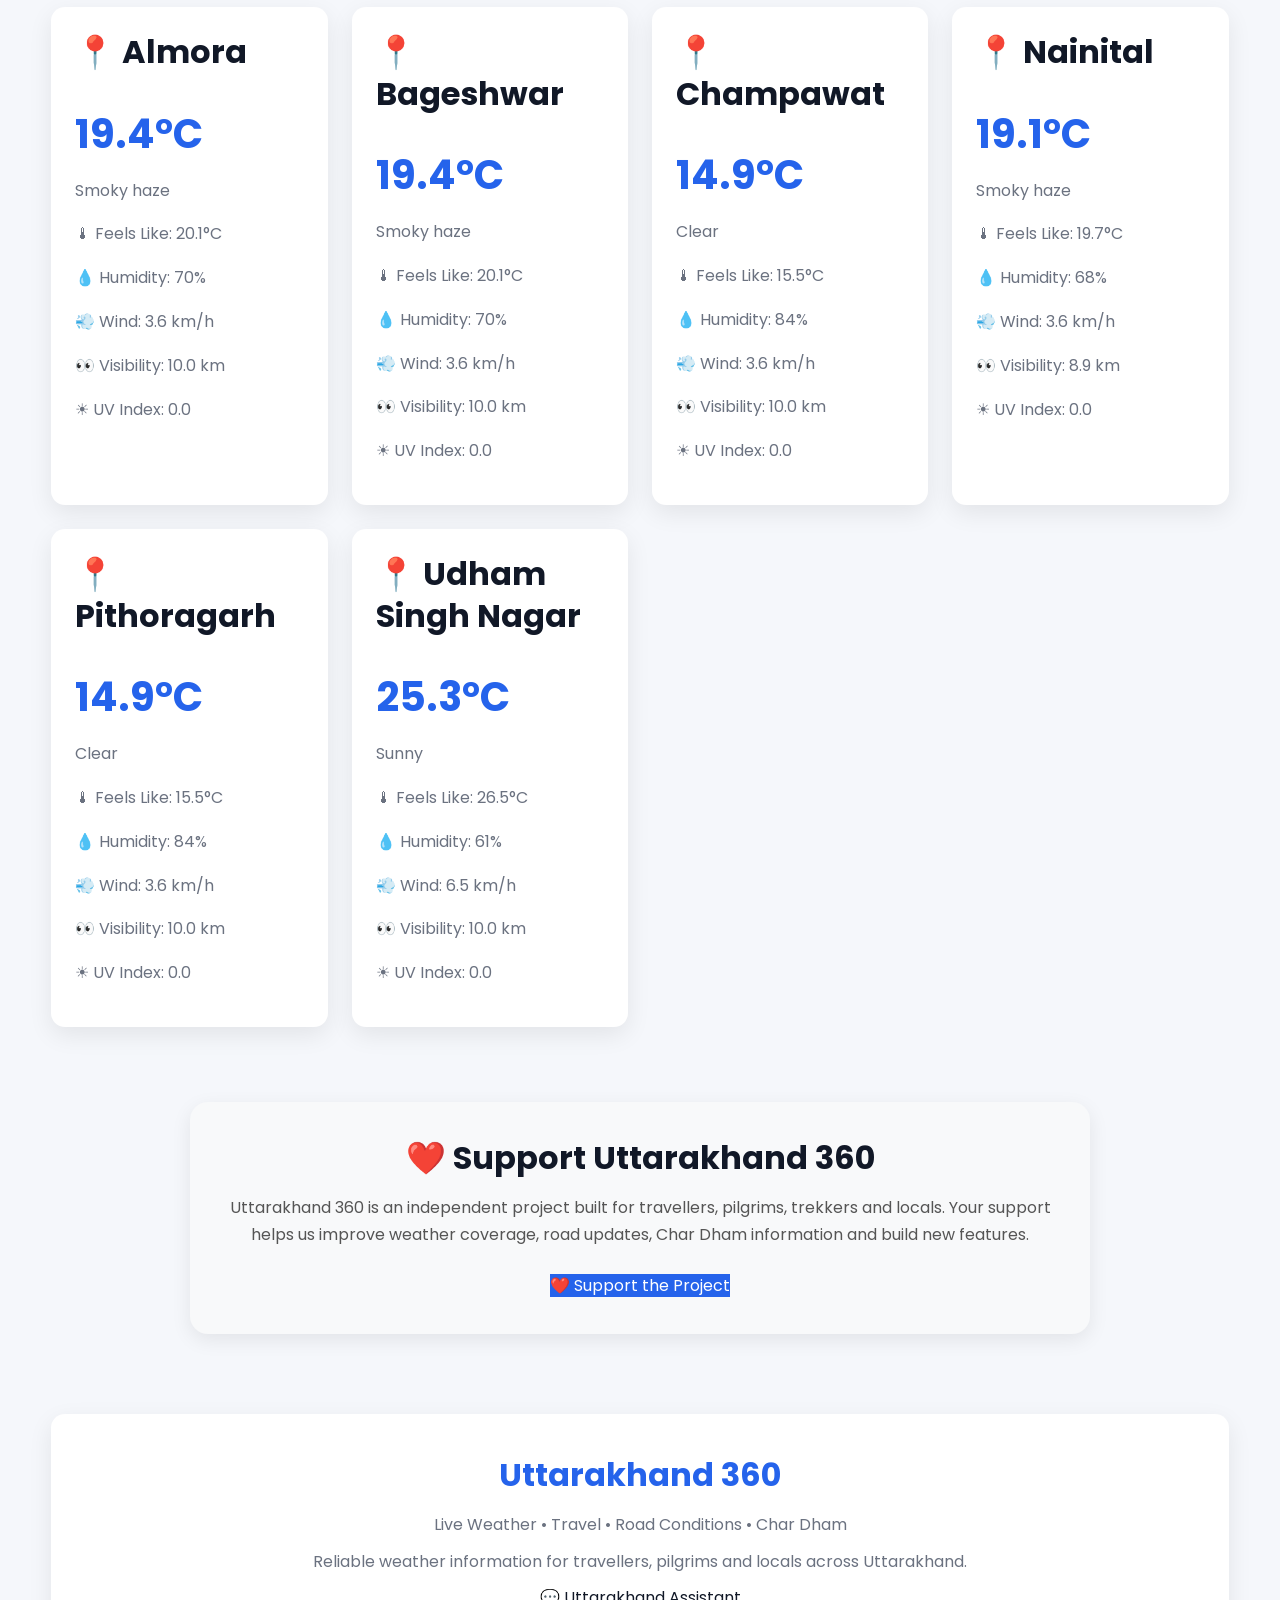
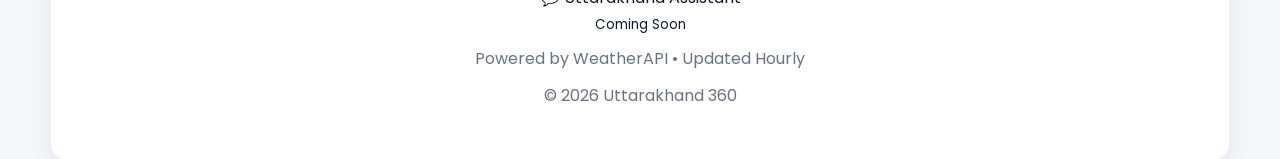
<file: docs/districts.html>
<!DOCTYPE html>

<html>

<head>

<meta charset="UTF-8">

<meta name="viewport" content="width=device-width, initial-scale=1.0">

<title>Districts | Uttarakhand 360</title>

<link rel="stylesheet" href="style.css">

</head>

<body>



<nav class="navbar">

    <div class="logo">

        🌦 Uttarakhand 360

    </div>

  <ul>

<li><a href="index.html">🏠 Home</a></li>

<li><a href="weather.html">🌦 Weather</a></li>

<li><a href="districts.html">🗺 Districts</a></li>

<li><a href="chardham.html">🛕 Char Dham</a></li>

<li><a href="#">🥾 Treks</a></li>

<li><a href="#">🧭 Destinations</a></li>

<li><a href="#">🛣 Road Status</a></li>

<li><a href="alerts.html">🚨 Alerts</a></li>

<li><a href="about.html">ℹ About</a></li>

<li><a href="contact.html">📞 Contact</a></li>

</ul>

    <button id="theme-toggle">

        🌙

    </button>

</nav>



<section class="hero">

<h1>🗺 Districts of Uttarakhand</h1>

<p>
Official district weather across Garhwal and Kumaon.
</p>

</section>

<section>

<h2>🏔 Garhwal Division</h2>

<div class="weather-grid">


<div class="weather-card">

<h2>📍 Dehradun</h2>

<div class="temperature">
17.4°C
</div>

<p>Smoky haze</p>

<p>🌡 Feels Like: 18.0°C</p>

<p>💧 Humidity: 75%</p>

<p>💨 Wind: 3.6 km/h</p>

<p>👀 Visibility: 6.7 km</p>

<p>☀ UV Index: 0.0</p>

</div>

<div class="weather-card">

<h2>📍 Haridwar</h2>

<div class="temperature">
18.2°C
</div>

<p>Smoky haze</p>

<p>🌡 Feels Like: 18.6°C</p>

<p>💧 Humidity: 67%</p>

<p>💨 Wind: 3.6 km/h</p>

<p>👀 Visibility: 9.1 km</p>

<p>☀ UV Index: 0.0</p>

</div>

<div class="weather-card">

<h2>📍 Tehri Garhwal</h2>

<div class="temperature">
17.4°C
</div>

<p>Smoky haze</p>

<p>🌡 Feels Like: 18.0°C</p>

<p>💧 Humidity: 75%</p>

<p>💨 Wind: 3.6 km/h</p>

<p>👀 Visibility: 6.7 km</p>

<p>☀ UV Index: 0.0</p>

</div>

<div class="weather-card">

<h2>📍 Uttarkashi</h2>

<div class="temperature">
17.4°C
</div>

<p>Smoky haze</p>

<p>🌡 Feels Like: 18.1°C</p>

<p>💧 Humidity: 75%</p>

<p>💨 Wind: 3.6 km/h</p>

<p>👀 Visibility: 6.7 km</p>

<p>☀ UV Index: 0.0</p>

</div>

<div class="weather-card">

<h2>📍 Chamoli</h2>

<div class="temperature">
8.4°C
</div>

<p>Clear</p>

<p>🌡 Feels Like: 5.7°C</p>

<p>💧 Humidity: 49%</p>

<p>💨 Wind: 3.6 km/h</p>

<p>👀 Visibility: 10.0 km</p>

<p>☀ UV Index: 0.0</p>

</div>

<div class="weather-card">

<h2>📍 Rudraprayag</h2>

<div class="temperature">
13.2°C
</div>

<p>Clear</p>

<p>🌡 Feels Like: 12.0°C</p>

<p>💧 Humidity: 65%</p>

<p>💨 Wind: 3.6 km/h</p>

<p>👀 Visibility: 10.0 km</p>

<p>☀ UV Index: 0.0</p>

</div>

<div class="weather-card">

<h2>📍 Pauri Garhwal</h2>

<div class="temperature">
13.2°C
</div>

<p>Clear</p>

<p>🌡 Feels Like: 11.9°C</p>

<p>💧 Humidity: 68%</p>

<p>💨 Wind: 3.6 km/h</p>

<p>👀 Visibility: 10.0 km</p>

<p>☀ UV Index: 0.0</p>

</div>


</div>

</section>

<section>

<h2>🌄 Kumaon Division</h2>

<div class="weather-grid">


<div class="weather-card">

<h2>📍 Almora</h2>

<div class="temperature">
19.4°C
</div>

<p>Smoky haze</p>

<p>🌡 Feels Like: 20.1°C</p>

<p>💧 Humidity: 70%</p>

<p>💨 Wind: 3.6 km/h</p>

<p>👀 Visibility: 10.0 km</p>

<p>☀ UV Index: 0.0</p>

</div>

<div class="weather-card">

<h2>📍 Bageshwar</h2>

<div class="temperature">
19.4°C
</div>

<p>Smoky haze</p>

<p>🌡 Feels Like: 20.1°C</p>

<p>💧 Humidity: 70%</p>

<p>💨 Wind: 3.6 km/h</p>

<p>👀 Visibility: 10.0 km</p>

<p>☀ UV Index: 0.0</p>

</div>

<div class="weather-card">

<h2>📍 Champawat</h2>

<div class="temperature">
14.9°C
</div>

<p>Clear</p>

<p>🌡 Feels Like: 15.5°C</p>

<p>💧 Humidity: 84%</p>

<p>💨 Wind: 3.6 km/h</p>

<p>👀 Visibility: 10.0 km</p>

<p>☀ UV Index: 0.0</p>

</div>

<div class="weather-card">

<h2>📍 Nainital</h2>

<div class="temperature">
19.1°C
</div>

<p>Smoky haze</p>

<p>🌡 Feels Like: 19.7°C</p>

<p>💧 Humidity: 68%</p>

<p>💨 Wind: 3.6 km/h</p>

<p>👀 Visibility: 8.9 km</p>

<p>☀ UV Index: 0.0</p>

</div>

<div class="weather-card">

<h2>📍 Pithoragarh</h2>

<div class="temperature">
14.9°C
</div>

<p>Clear</p>

<p>🌡 Feels Like: 15.5°C</p>

<p>💧 Humidity: 84%</p>

<p>💨 Wind: 3.6 km/h</p>

<p>👀 Visibility: 10.0 km</p>

<p>☀ UV Index: 0.0</p>

</div>

<div class="weather-card">

<h2>📍 Udham Singh Nagar</h2>

<div class="temperature">
25.3°C
</div>

<p>Sunny</p>

<p>🌡 Feels Like: 26.5°C</p>

<p>💧 Humidity: 61%</p>

<p>💨 Wind: 6.5 km/h</p>

<p>👀 Visibility: 10.0 km</p>

<p>☀ UV Index: 0.0</p>

</div>


</div>

</section>



<section class="support-section">

<h2>

❤️ Support Uttarakhand 360

</h2>

<p>

Uttarakhand 360 is an independent project built for travellers, pilgrims, trekkers and locals.

Your support helps us improve weather coverage, road updates, Char Dham information and build new features.

</p>

<a href="#" class="btn-primary">

❤️ Support the Project

</a>

</section>





<footer class="footer">

<div class="footer-content">

<h2>Uttarakhand 360</h2>

<p>

Live Weather • Travel • Road Conditions • Char Dham

</p>

<p>

Reliable weather information for travellers, pilgrims and locals across Uttarakhand.

</p>

<div class="chatbot-placeholder">

💬 Uttarakhand Assistant

<br>

<small>Coming Soon</small>

</div>

<p>

Powered by WeatherAPI • Updated Hourly

</p>

<p>

© 2026 Uttarakhand 360

</p>

</div>

</footer>



<script src="script.js"></script>

</body>

</html>
</file>
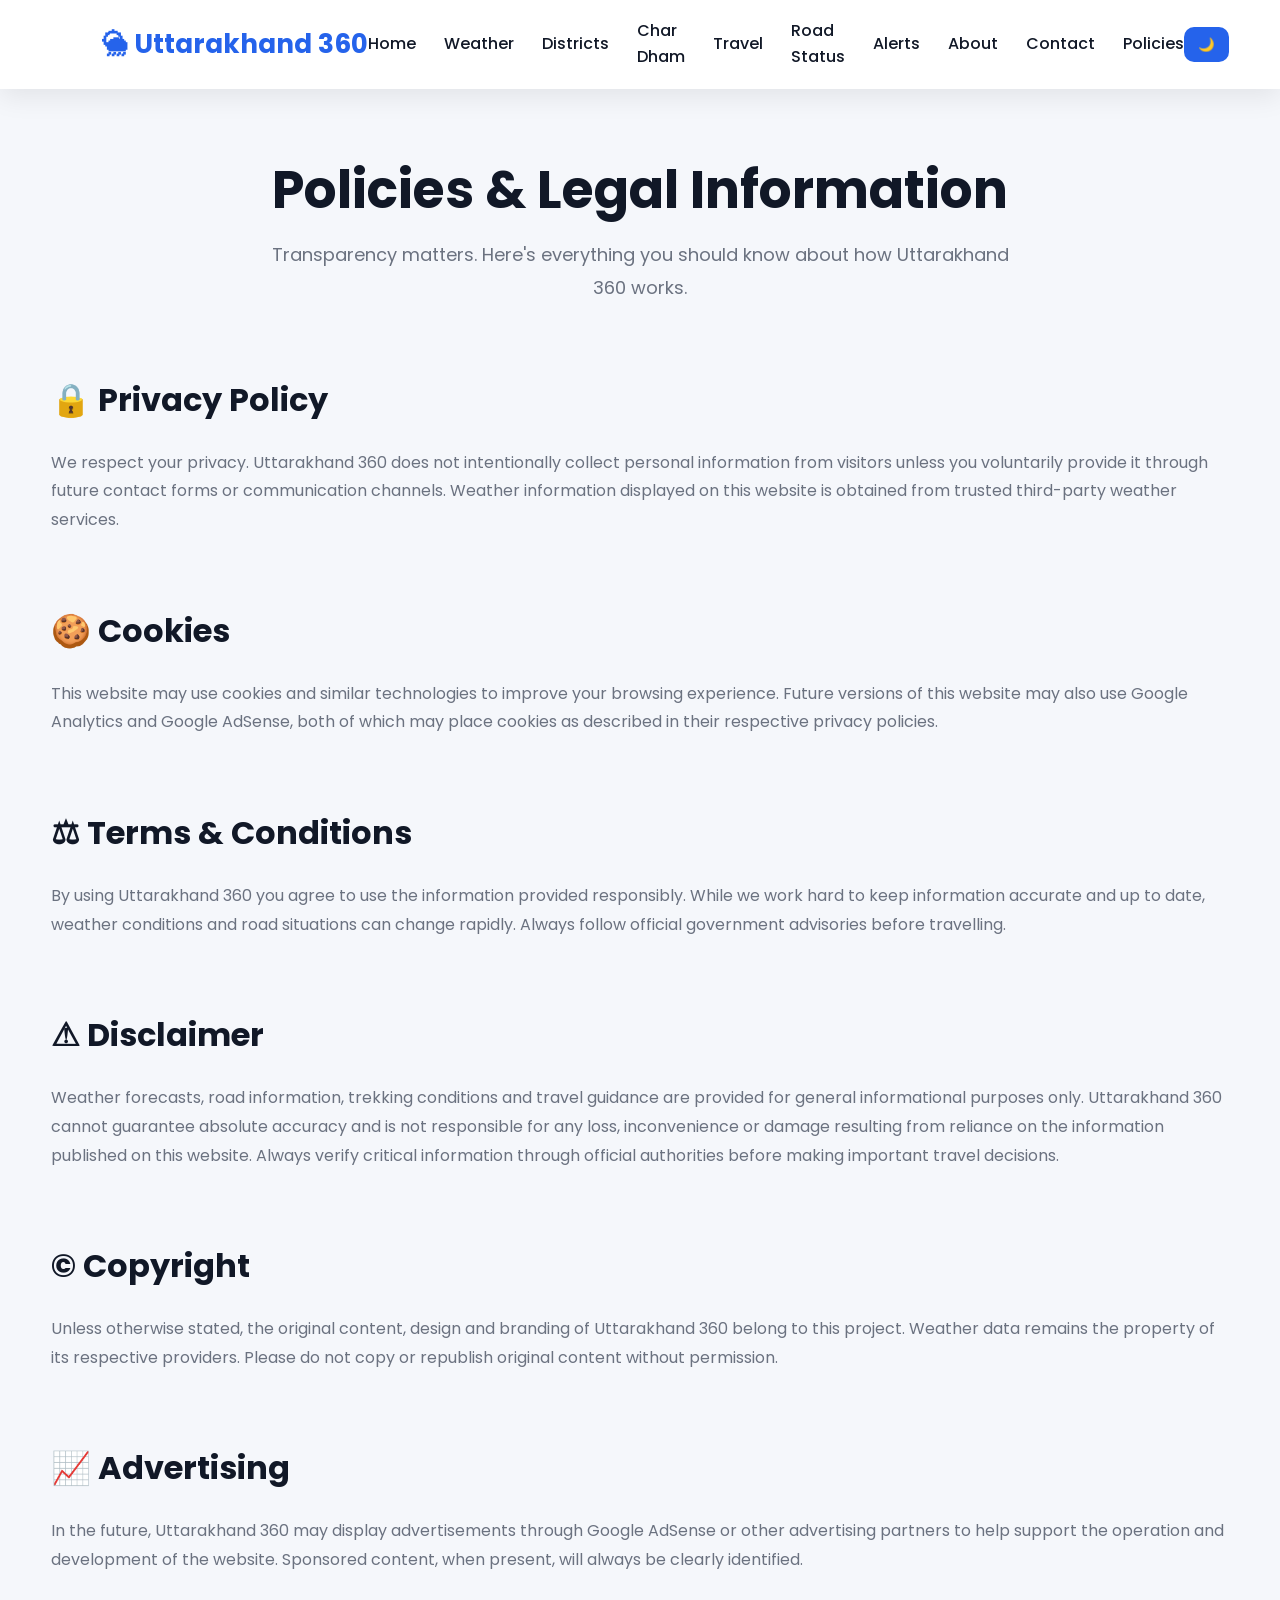
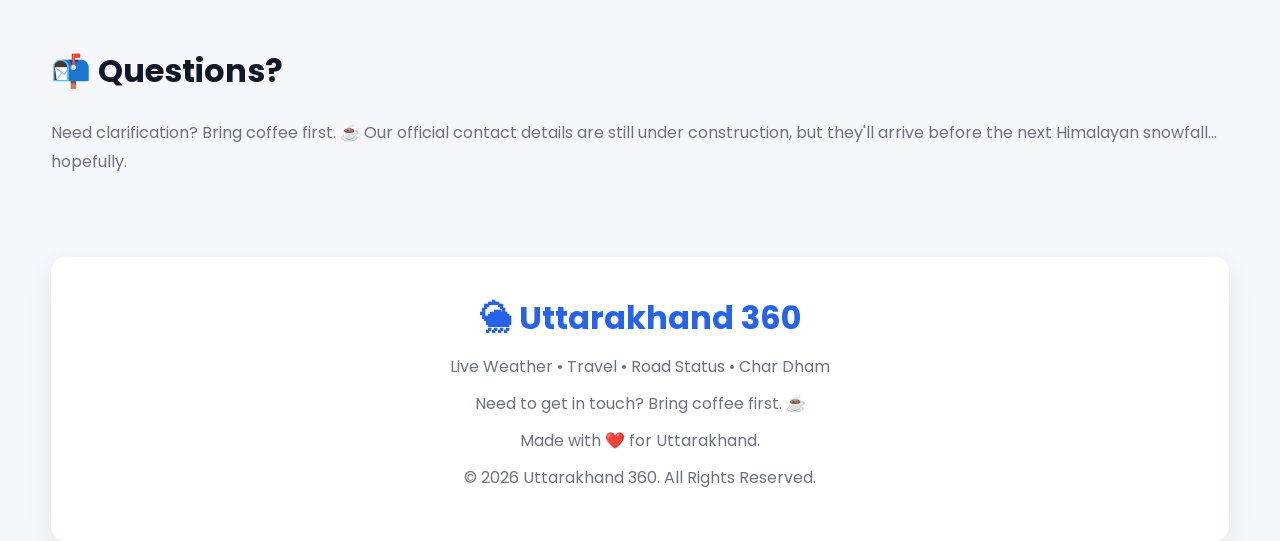
<file: docs/policies.html>
<!DOCTYPE html>
<html lang="en">

<head>

<meta charset="UTF-8">
<meta name="viewport" content="width=device-width, initial-scale=1.0">

<title>Policies | Uttarakhand 360</title>

<meta name="description" content="Privacy Policy, Terms & Conditions, Disclaimer and Legal Information for Uttarakhand 360.">

<link rel="stylesheet" href="style.css">

</head>

<body>

<nav class="navbar">

<div class="logo">
🌦 Uttarakhand 360
</div>

<ul>

<li><a href="index.html">Home</a></li>

<li><a href="weather.html">Weather</a></li>

<li><a href="districts.html">Districts</a></li>

<li><a href="chardham.html">Char Dham</a></li>

<li><a href="#">Travel</a></li>

<li><a href="#">Road Status</a></li>

<li><a href="#">Alerts</a></li>

<li><a href="about.html">About</a></li>

<li><a href="contact.html">Contact</a></li>

<li><a href="policies.html">Policies</a></li>

</ul>

<button id="theme-toggle">🌙</button>

</nav>

<section class="hero">

<h1>Policies & Legal Information</h1>

<p>

Transparency matters. Here's everything you should know about how Uttarakhand 360 works.

</p>

</section>

<section>

<h2>🔒 Privacy Policy</h2>

<p>

We respect your privacy.

Uttarakhand 360 does not intentionally collect personal information from visitors unless you voluntarily provide it through future contact forms or communication channels.

Weather information displayed on this website is obtained from trusted third-party weather services.

</p>

</section>

<section>

<h2>🍪 Cookies</h2>

<p>

This website may use cookies and similar technologies to improve your browsing experience.

Future versions of this website may also use Google Analytics and Google AdSense, both of which may place cookies as described in their respective privacy policies.

</p>

</section>

<section>

<h2>⚖ Terms & Conditions</h2>

<p>

By using Uttarakhand 360 you agree to use the information provided responsibly.

While we work hard to keep information accurate and up to date, weather conditions and road situations can change rapidly.

Always follow official government advisories before travelling.

</p>

</section>

<section>

<h2>⚠ Disclaimer</h2>

<p>

Weather forecasts, road information, trekking conditions and travel guidance are provided for general informational purposes only.

Uttarakhand 360 cannot guarantee absolute accuracy and is not responsible for any loss, inconvenience or damage resulting from reliance on the information published on this website.

Always verify critical information through official authorities before making important travel decisions.

</p>

</section>

<section>

<h2>© Copyright</h2>

<p>

Unless otherwise stated, the original content, design and branding of Uttarakhand 360 belong to this project.

Weather data remains the property of its respective providers.

Please do not copy or republish original content without permission.

</p>

</section>

<section>

<h2>📈 Advertising</h2>

<p>

In the future, Uttarakhand 360 may display advertisements through Google AdSense or other advertising partners to help support the operation and development of the website.

Sponsored content, when present, will always be clearly identified.

</p>

</section>

<section>

<h2>📬 Questions?</h2>

<p>

Need clarification?

Bring coffee first. ☕

Our official contact details are still under construction, but they'll arrive before the next Himalayan snowfall... hopefully.

</p>

</section>

<footer class="footer">

<h2>🌦 Uttarakhand 360</h2>

<p>

Live Weather • Travel • Road Status • Char Dham

</p>

<p>

Need to get in touch?

Bring coffee first. ☕

</p>

<p>

Made with ❤️ for Uttarakhand.

</p>

<p>

© 2026 Uttarakhand 360. All Rights Reserved.

</p>

</footer>

<script src="script.js"></script>

</body>

</html>
</file>
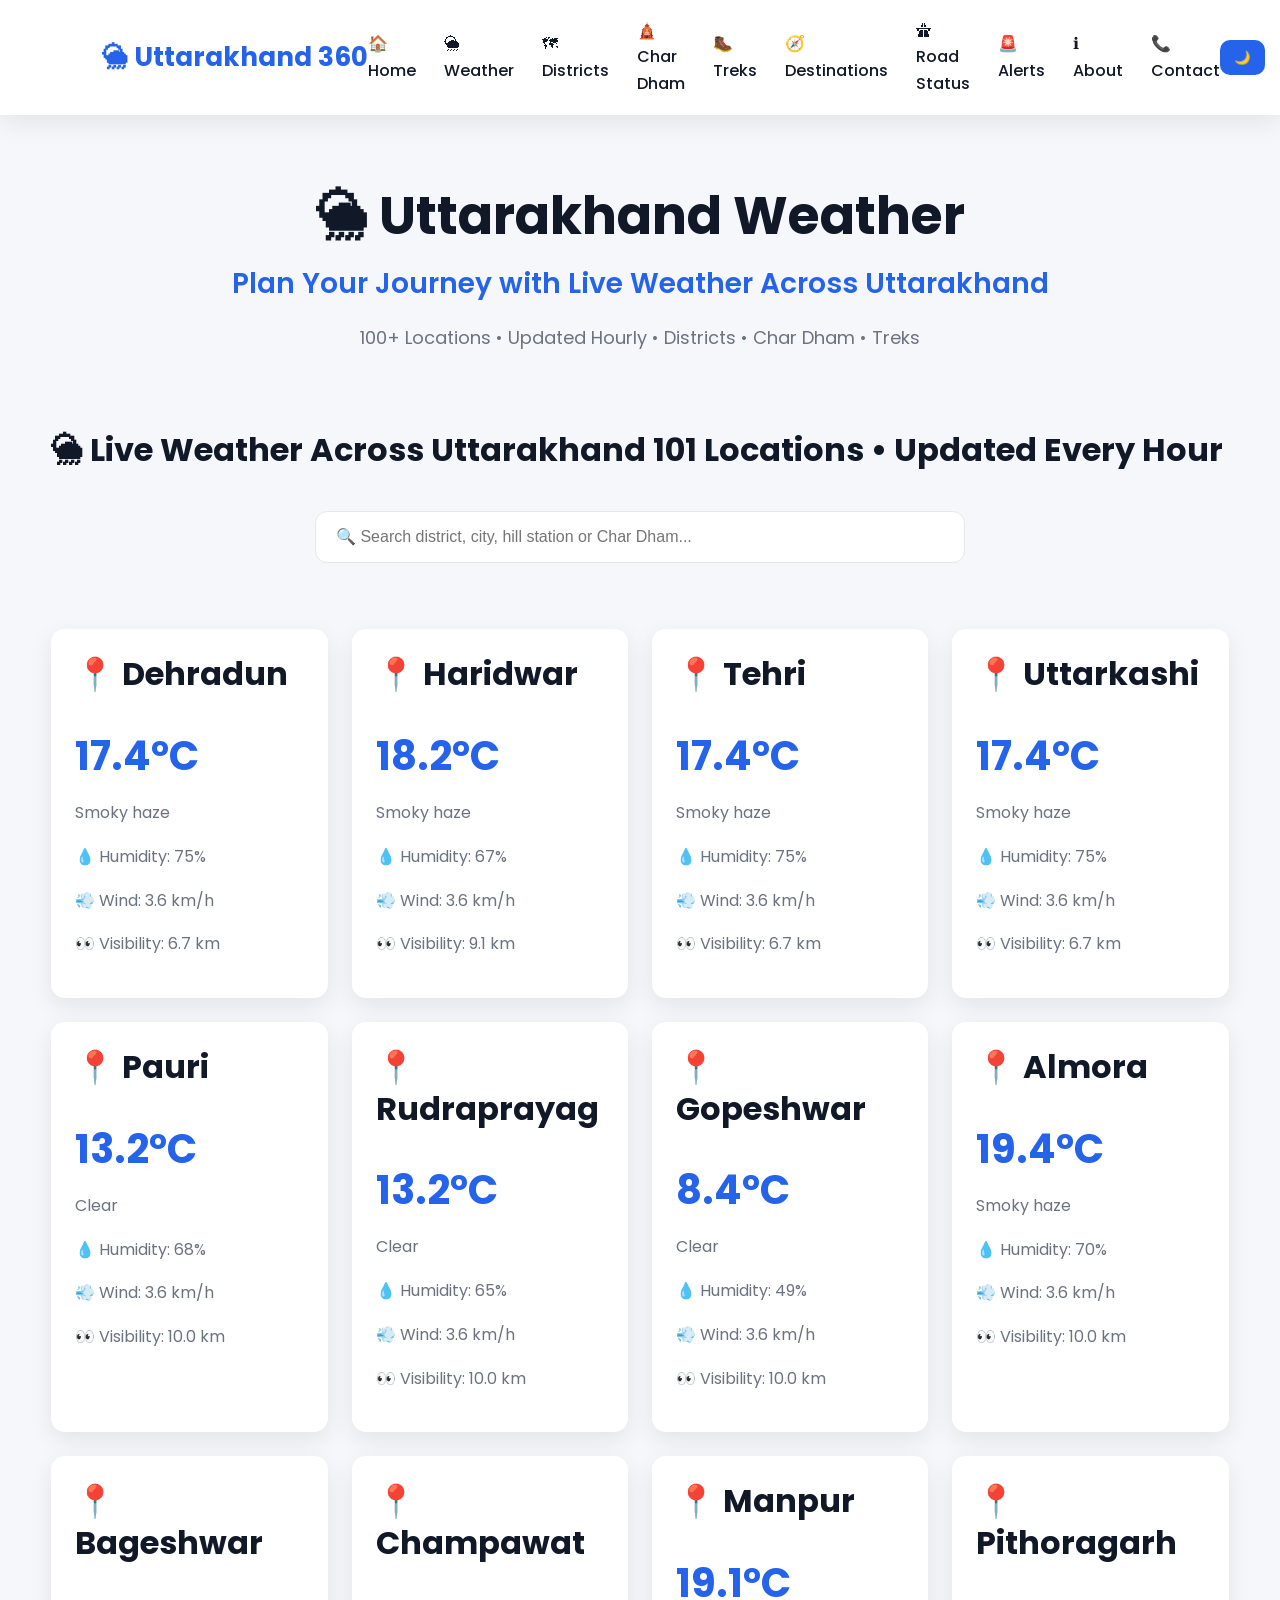
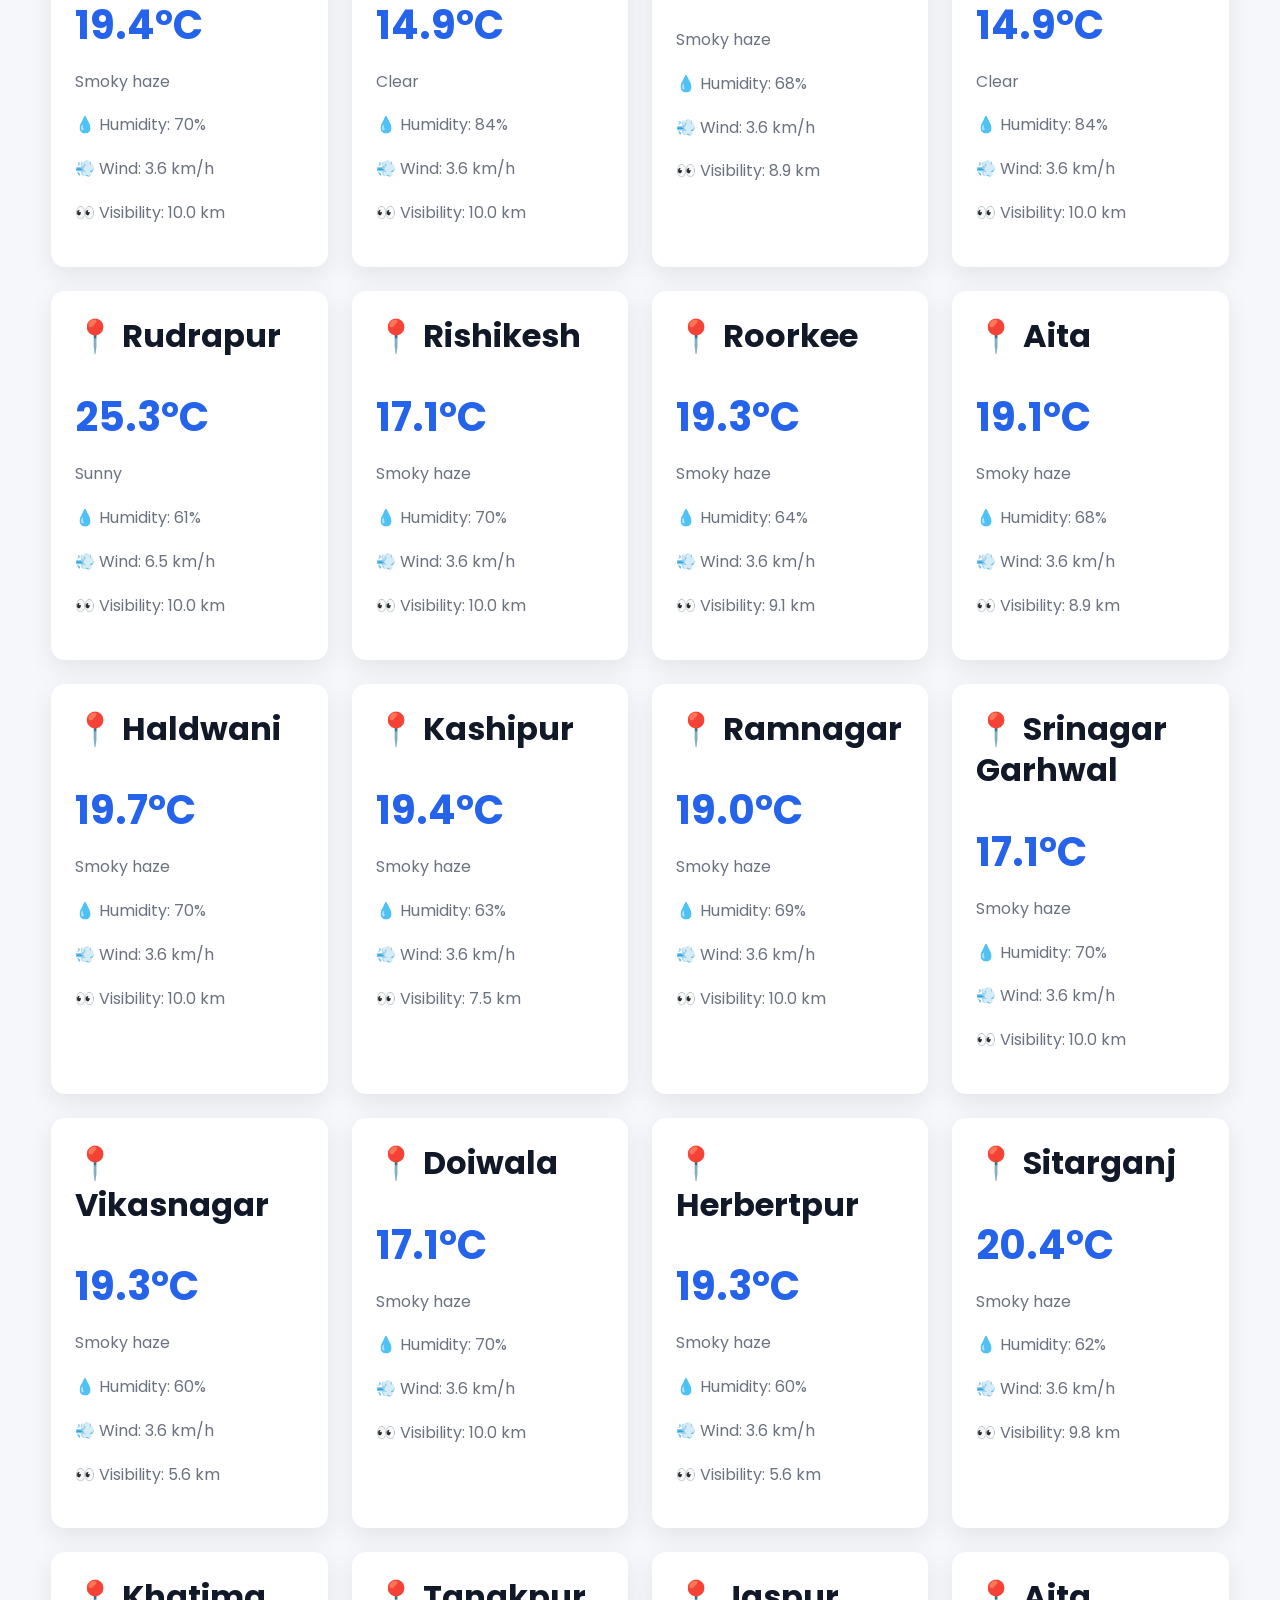
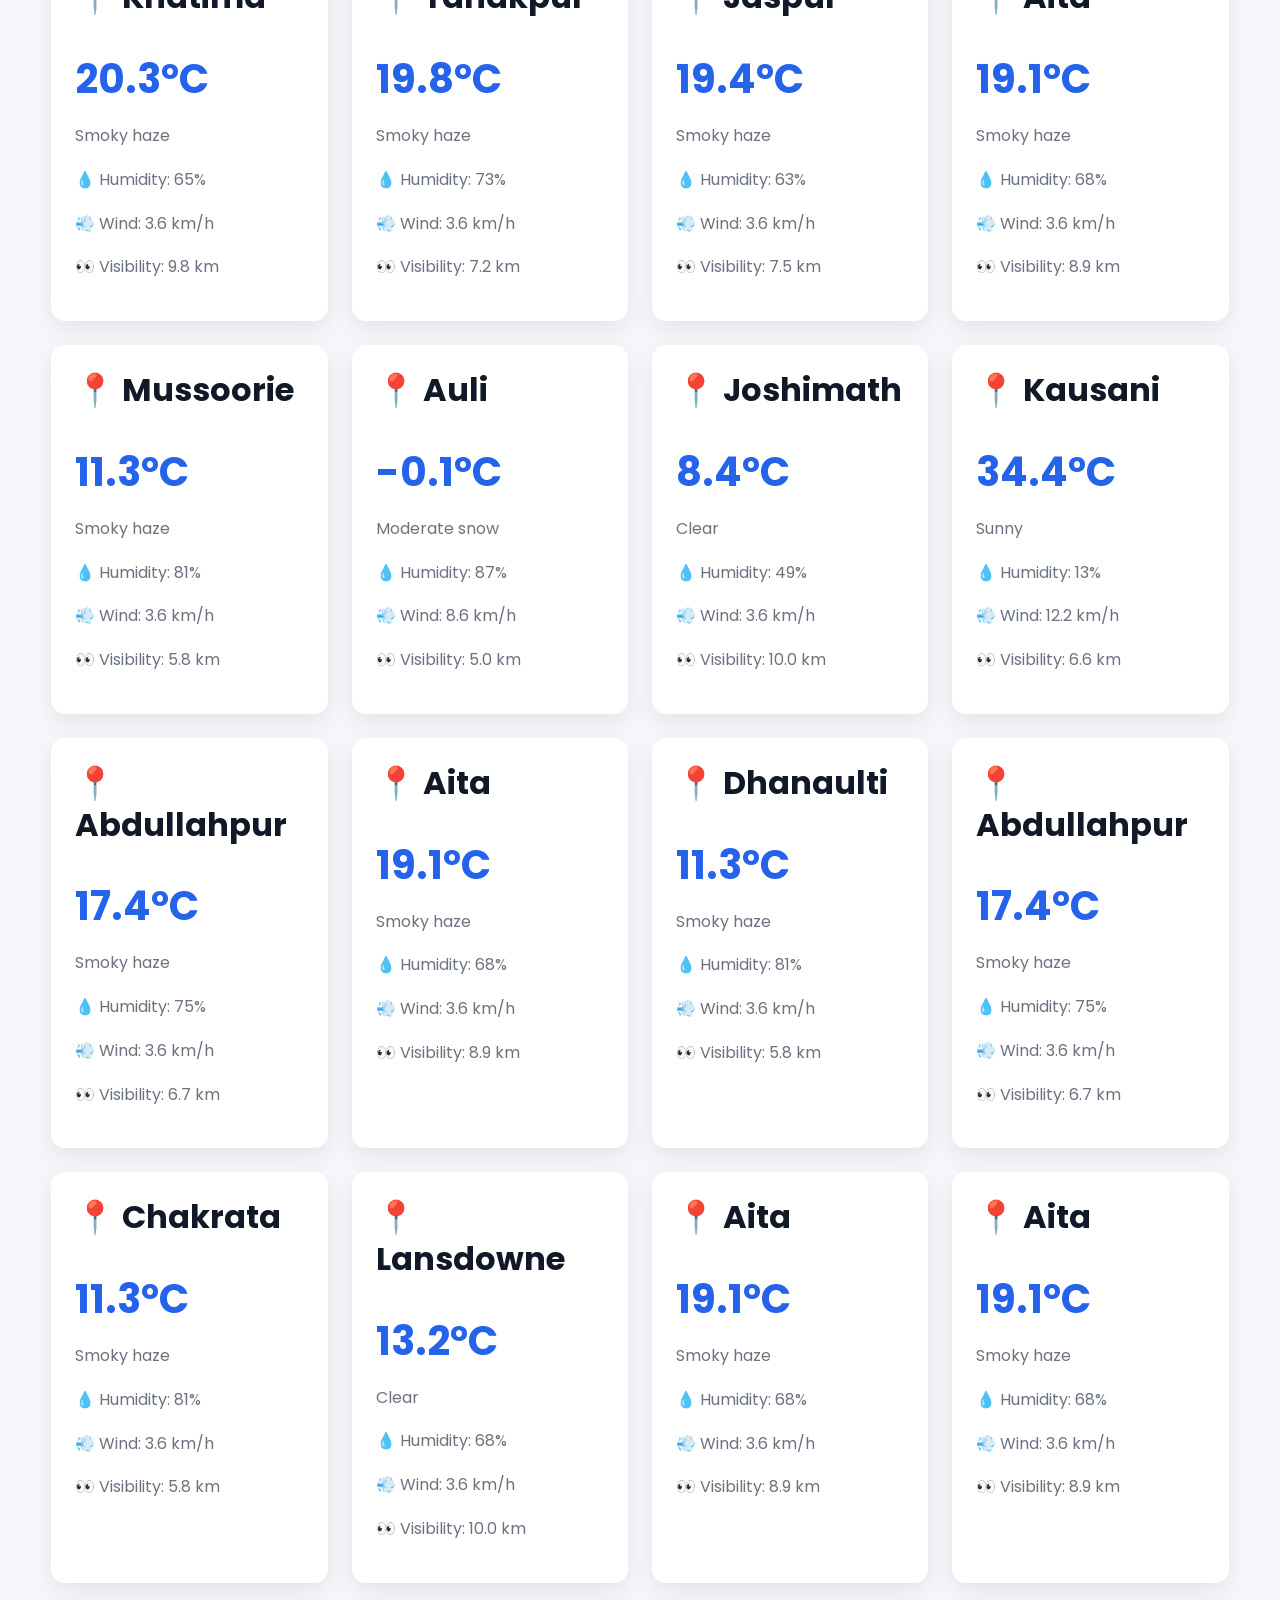
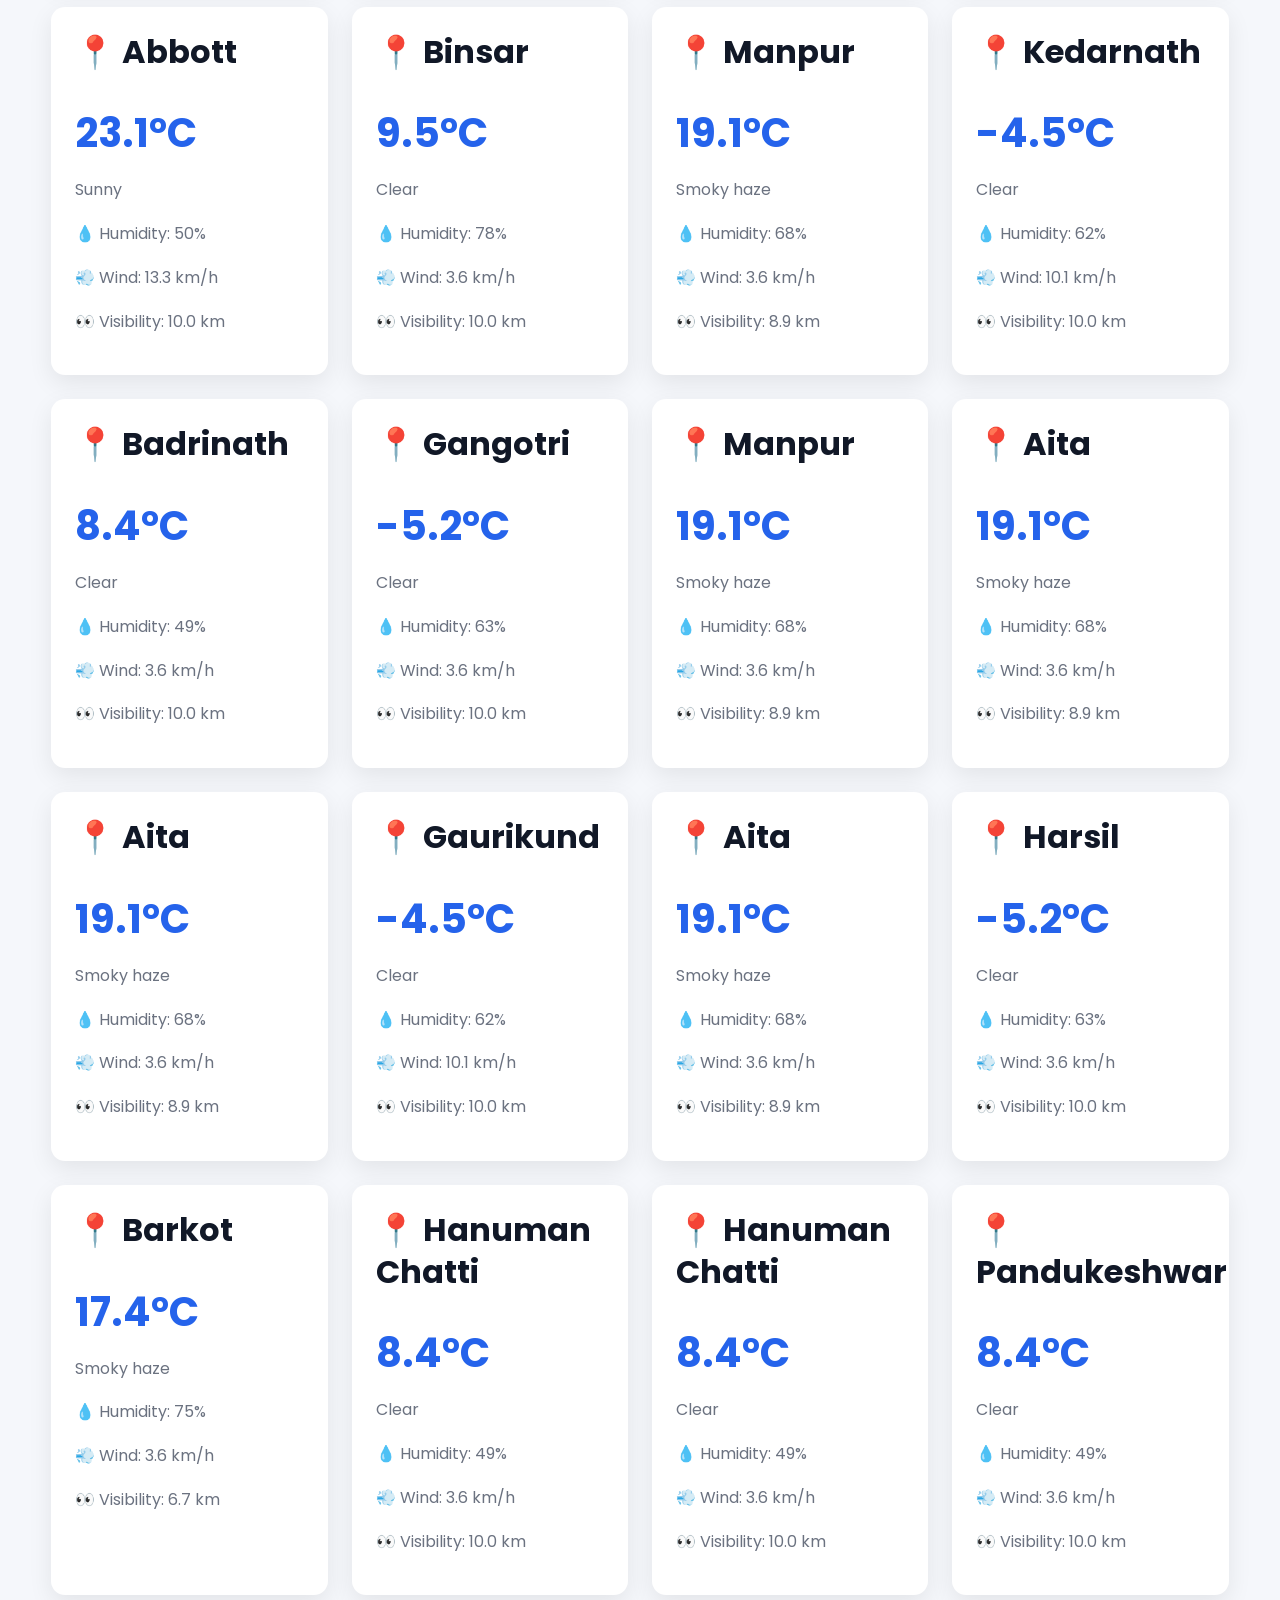
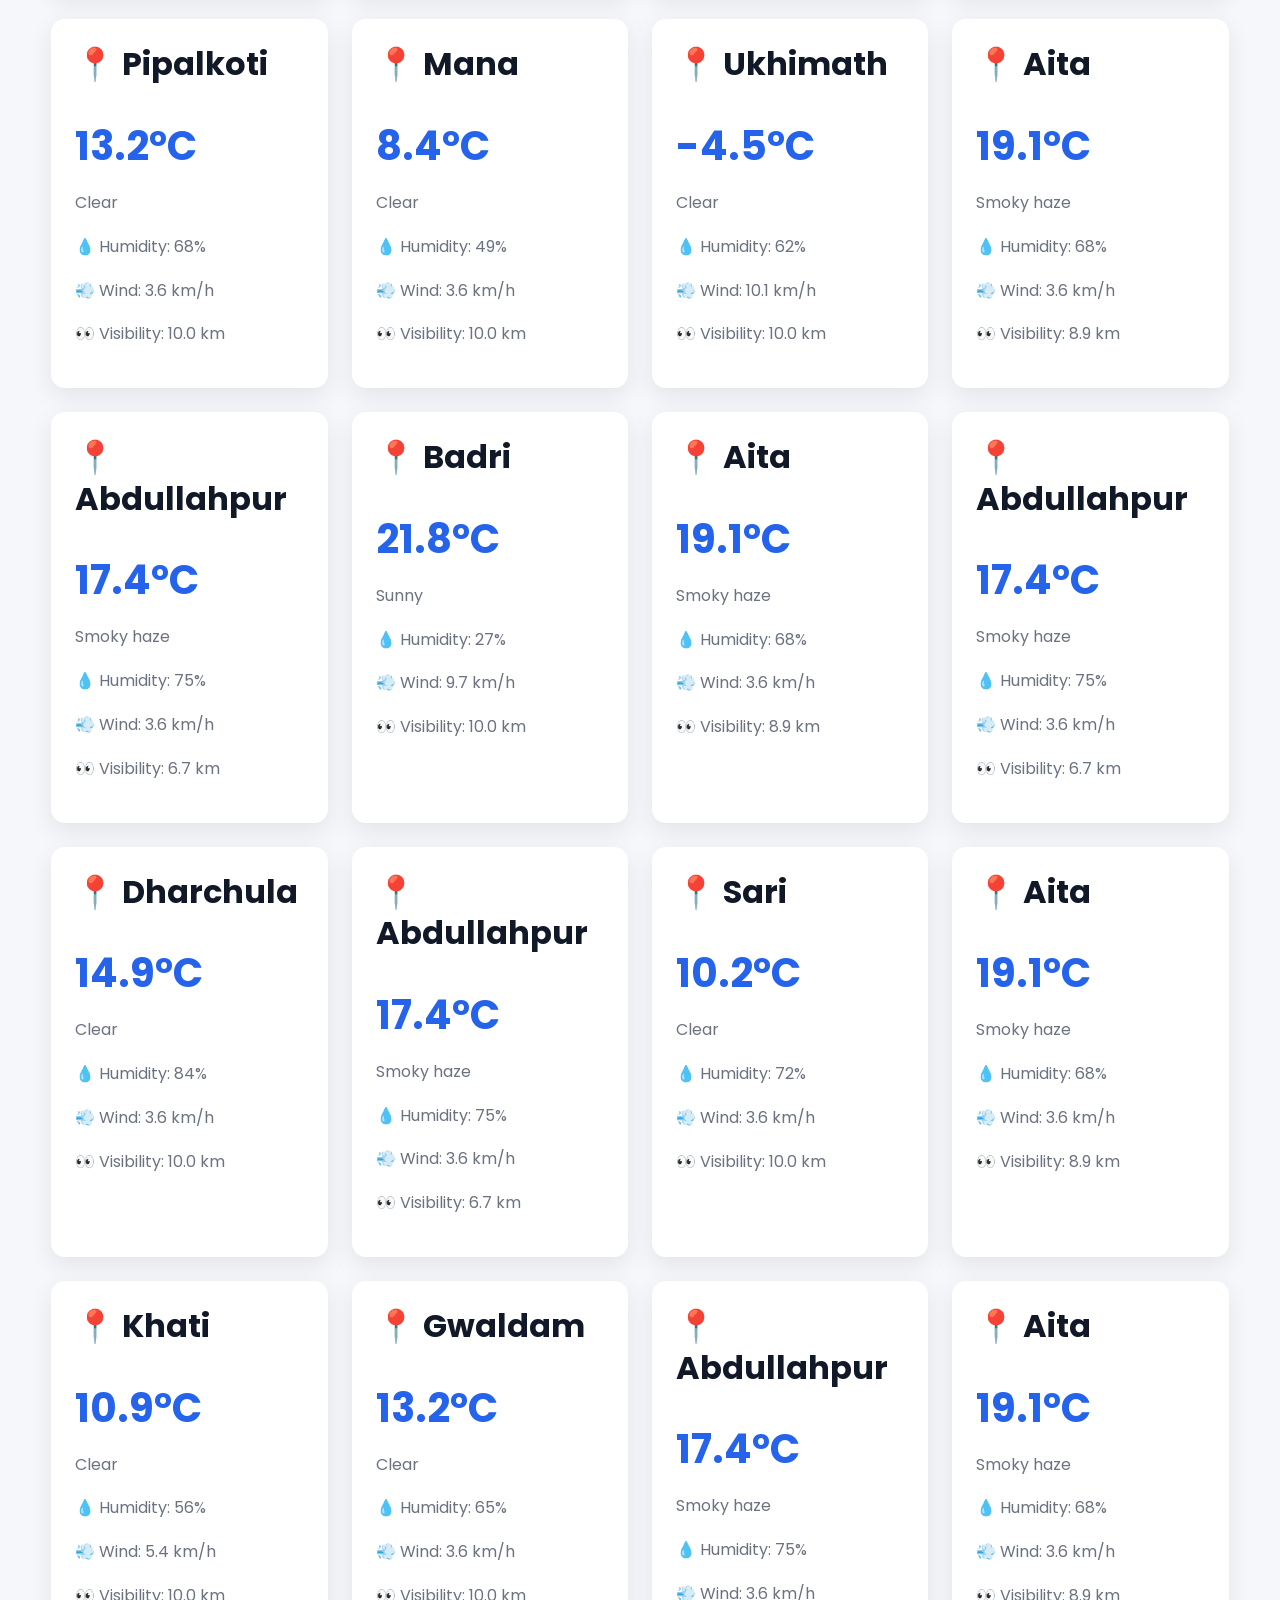
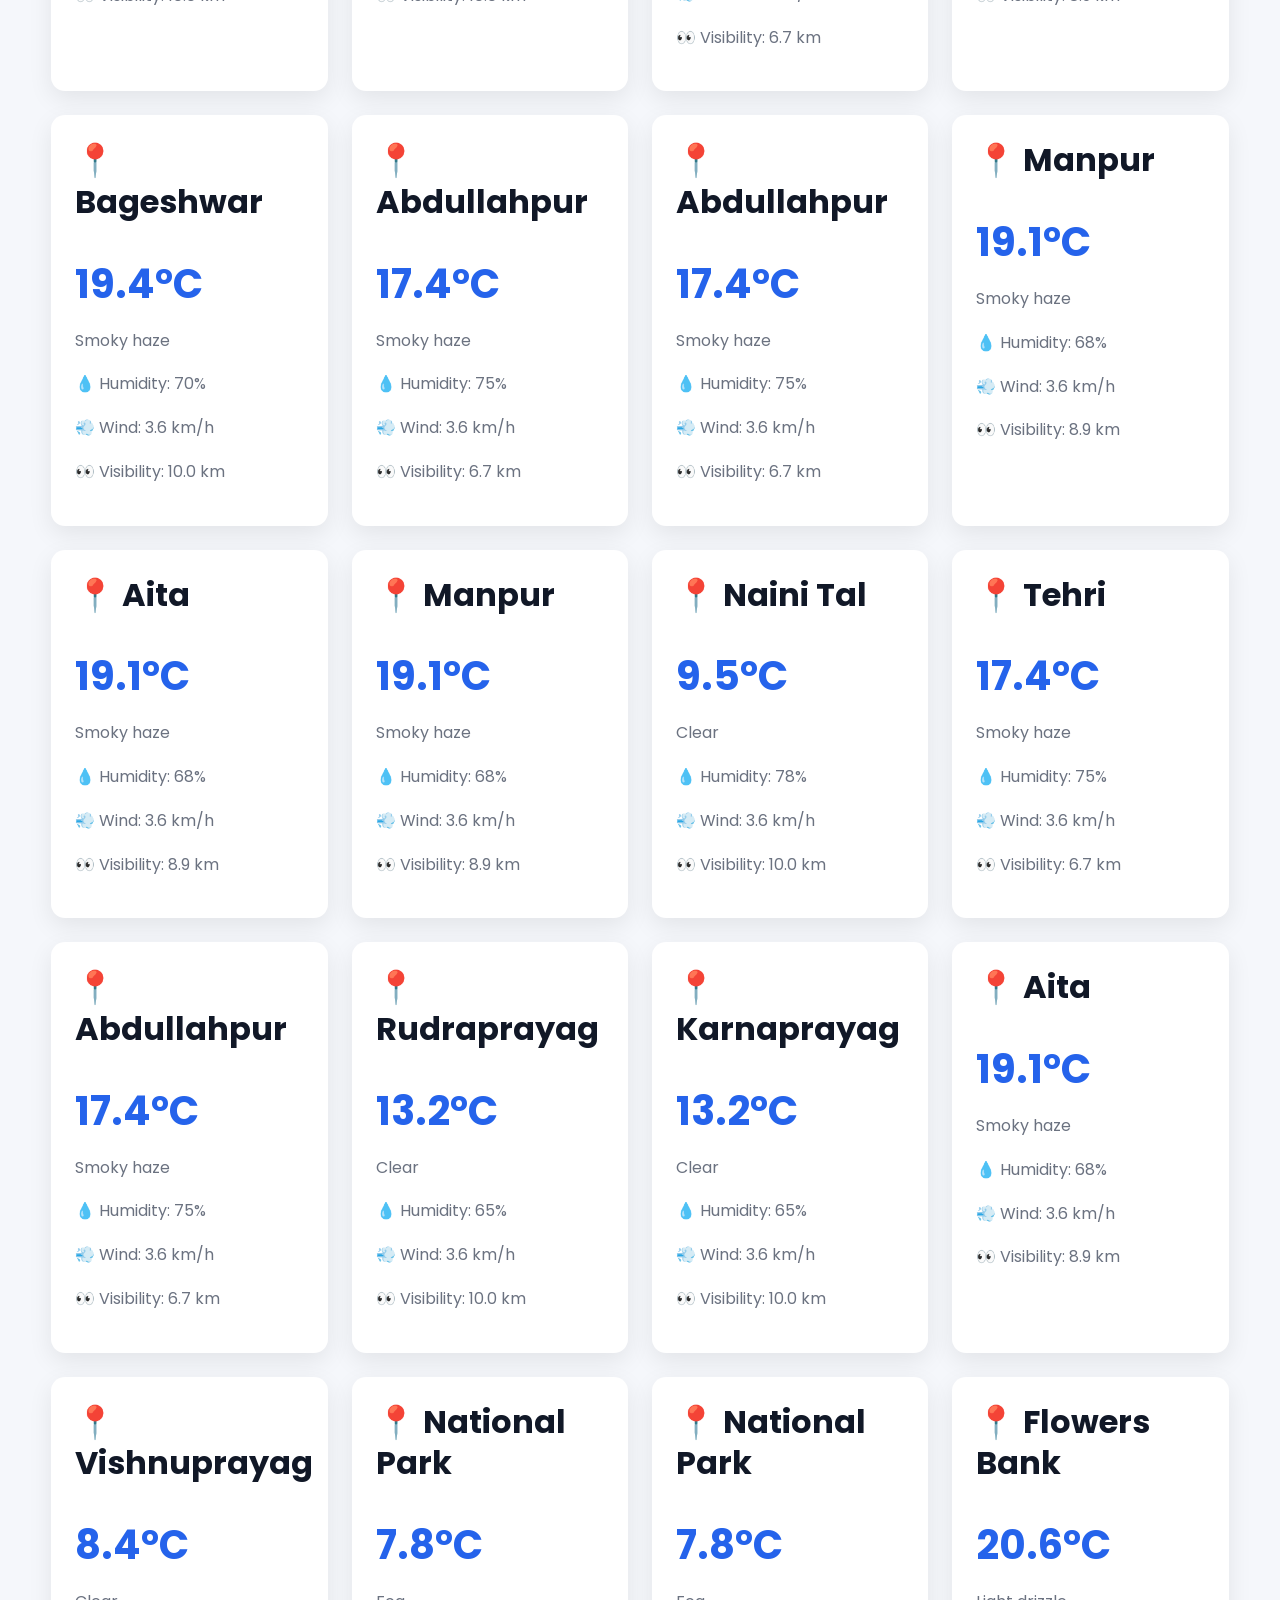
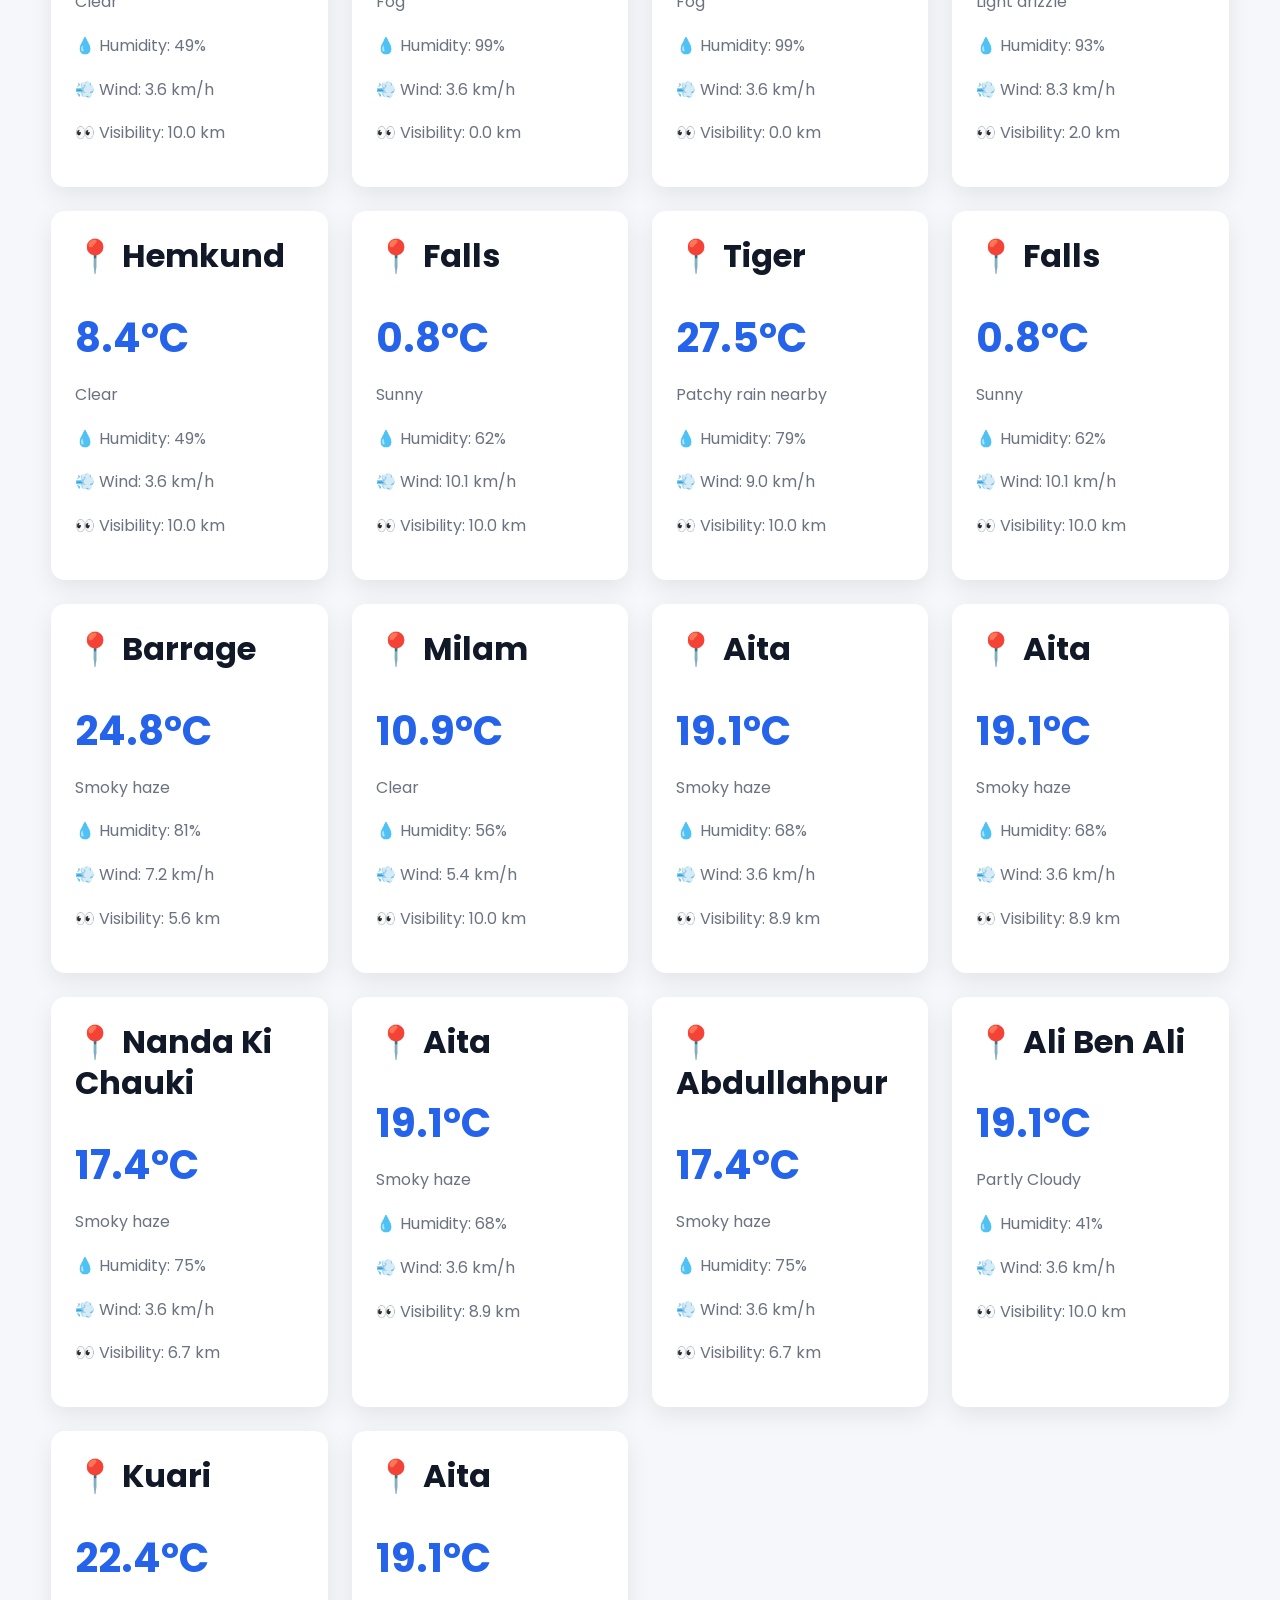
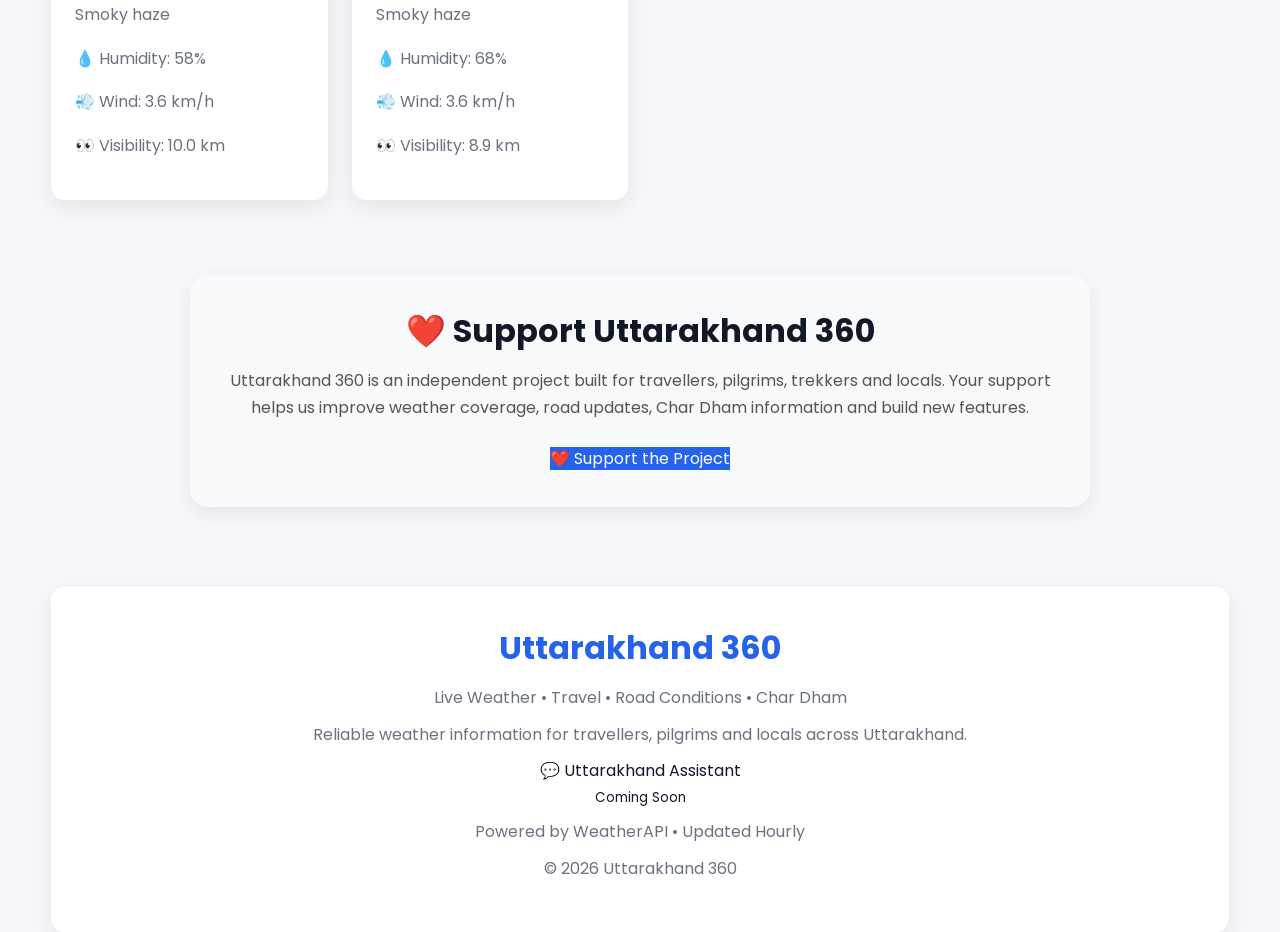
<file: docs/weather.html>
<!DOCTYPE html>

<html>

<head>

<meta charset="UTF-8">

<meta name="viewport" content="width=device-width, initial-scale=1.0">

<title>Weather | Uttarakhand 360</title>

<link rel="stylesheet" href="style.css">

</head>

<body>



<nav class="navbar">

    <div class="logo">

        🌦 Uttarakhand 360

    </div>

  <ul>

<li><a href="index.html">🏠 Home</a></li>

<li><a href="weather.html">🌦 Weather</a></li>

<li><a href="districts.html">🗺 Districts</a></li>

<li><a href="chardham.html">🛕 Char Dham</a></li>

<li><a href="#">🥾 Treks</a></li>

<li><a href="#">🧭 Destinations</a></li>

<li><a href="#">🛣 Road Status</a></li>

<li><a href="alerts.html">🚨 Alerts</a></li>

<li><a href="about.html">ℹ About</a></li>

<li><a href="contact.html">📞 Contact</a></li>

</ul>

    <button id="theme-toggle">

        🌙

    </button>

</nav>



<section class="hero">

<h1>

🌦 Uttarakhand Weather

</h1>

<h2>

Plan Your Journey with Live Weather Across Uttarakhand

</h2>

<p>

100+ Locations • Updated Hourly • Districts • Char Dham • Treks

</p>

</section>

<section>

<h2>

🌦 Live Weather Across Uttarakhand
101 Locations • Updated Every Hour

</h2>

<div class="search-box">

<input
type="text"
id="search"
placeholder="🔍 Search district, city, hill station or Char Dham...">

</div>

<br>

<div class="weather-grid">



<div class="weather-card">

<h2>

📍 Dehradun

</h2>

<div class="temperature">

17.4°C

</div>

<p>

Smoky haze

</p>

<p>

💧 Humidity: 75%

</p>

<p>

💨 Wind: 3.6 km/h

</p>

<p>

👀 Visibility: 6.7 km

</p>

</div>



<div class="weather-card">

<h2>

📍 Haridwar

</h2>

<div class="temperature">

18.2°C

</div>

<p>

Smoky haze

</p>

<p>

💧 Humidity: 67%

</p>

<p>

💨 Wind: 3.6 km/h

</p>

<p>

👀 Visibility: 9.1 km

</p>

</div>



<div class="weather-card">

<h2>

📍 Tehri

</h2>

<div class="temperature">

17.4°C

</div>

<p>

Smoky haze

</p>

<p>

💧 Humidity: 75%

</p>

<p>

💨 Wind: 3.6 km/h

</p>

<p>

👀 Visibility: 6.7 km

</p>

</div>



<div class="weather-card">

<h2>

📍 Uttarkashi

</h2>

<div class="temperature">

17.4°C

</div>

<p>

Smoky haze

</p>

<p>

💧 Humidity: 75%

</p>

<p>

💨 Wind: 3.6 km/h

</p>

<p>

👀 Visibility: 6.7 km

</p>

</div>



<div class="weather-card">

<h2>

📍 Pauri

</h2>

<div class="temperature">

13.2°C

</div>

<p>

Clear

</p>

<p>

💧 Humidity: 68%

</p>

<p>

💨 Wind: 3.6 km/h

</p>

<p>

👀 Visibility: 10.0 km

</p>

</div>



<div class="weather-card">

<h2>

📍 Rudraprayag

</h2>

<div class="temperature">

13.2°C

</div>

<p>

Clear

</p>

<p>

💧 Humidity: 65%

</p>

<p>

💨 Wind: 3.6 km/h

</p>

<p>

👀 Visibility: 10.0 km

</p>

</div>



<div class="weather-card">

<h2>

📍 Gopeshwar

</h2>

<div class="temperature">

8.4°C

</div>

<p>

Clear

</p>

<p>

💧 Humidity: 49%

</p>

<p>

💨 Wind: 3.6 km/h

</p>

<p>

👀 Visibility: 10.0 km

</p>

</div>



<div class="weather-card">

<h2>

📍 Almora

</h2>

<div class="temperature">

19.4°C

</div>

<p>

Smoky haze

</p>

<p>

💧 Humidity: 70%

</p>

<p>

💨 Wind: 3.6 km/h

</p>

<p>

👀 Visibility: 10.0 km

</p>

</div>



<div class="weather-card">

<h2>

📍 Bageshwar

</h2>

<div class="temperature">

19.4°C

</div>

<p>

Smoky haze

</p>

<p>

💧 Humidity: 70%

</p>

<p>

💨 Wind: 3.6 km/h

</p>

<p>

👀 Visibility: 10.0 km

</p>

</div>



<div class="weather-card">

<h2>

📍 Champawat

</h2>

<div class="temperature">

14.9°C

</div>

<p>

Clear

</p>

<p>

💧 Humidity: 84%

</p>

<p>

💨 Wind: 3.6 km/h

</p>

<p>

👀 Visibility: 10.0 km

</p>

</div>



<div class="weather-card">

<h2>

📍 Manpur

</h2>

<div class="temperature">

19.1°C

</div>

<p>

Smoky haze

</p>

<p>

💧 Humidity: 68%

</p>

<p>

💨 Wind: 3.6 km/h

</p>

<p>

👀 Visibility: 8.9 km

</p>

</div>



<div class="weather-card">

<h2>

📍 Pithoragarh

</h2>

<div class="temperature">

14.9°C

</div>

<p>

Clear

</p>

<p>

💧 Humidity: 84%

</p>

<p>

💨 Wind: 3.6 km/h

</p>

<p>

👀 Visibility: 10.0 km

</p>

</div>



<div class="weather-card">

<h2>

📍 Rudrapur

</h2>

<div class="temperature">

25.3°C

</div>

<p>

Sunny

</p>

<p>

💧 Humidity: 61%

</p>

<p>

💨 Wind: 6.5 km/h

</p>

<p>

👀 Visibility: 10.0 km

</p>

</div>



<div class="weather-card">

<h2>

📍 Rishikesh

</h2>

<div class="temperature">

17.1°C

</div>

<p>

Smoky haze

</p>

<p>

💧 Humidity: 70%

</p>

<p>

💨 Wind: 3.6 km/h

</p>

<p>

👀 Visibility: 10.0 km

</p>

</div>



<div class="weather-card">

<h2>

📍 Roorkee

</h2>

<div class="temperature">

19.3°C

</div>

<p>

Smoky haze

</p>

<p>

💧 Humidity: 64%

</p>

<p>

💨 Wind: 3.6 km/h

</p>

<p>

👀 Visibility: 9.1 km

</p>

</div>



<div class="weather-card">

<h2>

📍 Aita

</h2>

<div class="temperature">

19.1°C

</div>

<p>

Smoky haze

</p>

<p>

💧 Humidity: 68%

</p>

<p>

💨 Wind: 3.6 km/h

</p>

<p>

👀 Visibility: 8.9 km

</p>

</div>



<div class="weather-card">

<h2>

📍 Haldwani

</h2>

<div class="temperature">

19.7°C

</div>

<p>

Smoky haze

</p>

<p>

💧 Humidity: 70%

</p>

<p>

💨 Wind: 3.6 km/h

</p>

<p>

👀 Visibility: 10.0 km

</p>

</div>



<div class="weather-card">

<h2>

📍 Kashipur

</h2>

<div class="temperature">

19.4°C

</div>

<p>

Smoky haze

</p>

<p>

💧 Humidity: 63%

</p>

<p>

💨 Wind: 3.6 km/h

</p>

<p>

👀 Visibility: 7.5 km

</p>

</div>



<div class="weather-card">

<h2>

📍 Ramnagar

</h2>

<div class="temperature">

19.0°C

</div>

<p>

Smoky haze

</p>

<p>

💧 Humidity: 69%

</p>

<p>

💨 Wind: 3.6 km/h

</p>

<p>

👀 Visibility: 10.0 km

</p>

</div>



<div class="weather-card">

<h2>

📍 Srinagar Garhwal

</h2>

<div class="temperature">

17.1°C

</div>

<p>

Smoky haze

</p>

<p>

💧 Humidity: 70%

</p>

<p>

💨 Wind: 3.6 km/h

</p>

<p>

👀 Visibility: 10.0 km

</p>

</div>



<div class="weather-card">

<h2>

📍 Vikasnagar

</h2>

<div class="temperature">

19.3°C

</div>

<p>

Smoky haze

</p>

<p>

💧 Humidity: 60%

</p>

<p>

💨 Wind: 3.6 km/h

</p>

<p>

👀 Visibility: 5.6 km

</p>

</div>



<div class="weather-card">

<h2>

📍 Doiwala

</h2>

<div class="temperature">

17.1°C

</div>

<p>

Smoky haze

</p>

<p>

💧 Humidity: 70%

</p>

<p>

💨 Wind: 3.6 km/h

</p>

<p>

👀 Visibility: 10.0 km

</p>

</div>



<div class="weather-card">

<h2>

📍 Herbertpur

</h2>

<div class="temperature">

19.3°C

</div>

<p>

Smoky haze

</p>

<p>

💧 Humidity: 60%

</p>

<p>

💨 Wind: 3.6 km/h

</p>

<p>

👀 Visibility: 5.6 km

</p>

</div>



<div class="weather-card">

<h2>

📍 Sitarganj

</h2>

<div class="temperature">

20.4°C

</div>

<p>

Smoky haze

</p>

<p>

💧 Humidity: 62%

</p>

<p>

💨 Wind: 3.6 km/h

</p>

<p>

👀 Visibility: 9.8 km

</p>

</div>



<div class="weather-card">

<h2>

📍 Khatima

</h2>

<div class="temperature">

20.3°C

</div>

<p>

Smoky haze

</p>

<p>

💧 Humidity: 65%

</p>

<p>

💨 Wind: 3.6 km/h

</p>

<p>

👀 Visibility: 9.8 km

</p>

</div>



<div class="weather-card">

<h2>

📍 Tanakpur

</h2>

<div class="temperature">

19.8°C

</div>

<p>

Smoky haze

</p>

<p>

💧 Humidity: 73%

</p>

<p>

💨 Wind: 3.6 km/h

</p>

<p>

👀 Visibility: 7.2 km

</p>

</div>



<div class="weather-card">

<h2>

📍 Jaspur

</h2>

<div class="temperature">

19.4°C

</div>

<p>

Smoky haze

</p>

<p>

💧 Humidity: 63%

</p>

<p>

💨 Wind: 3.6 km/h

</p>

<p>

👀 Visibility: 7.5 km

</p>

</div>



<div class="weather-card">

<h2>

📍 Aita

</h2>

<div class="temperature">

19.1°C

</div>

<p>

Smoky haze

</p>

<p>

💧 Humidity: 68%

</p>

<p>

💨 Wind: 3.6 km/h

</p>

<p>

👀 Visibility: 8.9 km

</p>

</div>



<div class="weather-card">

<h2>

📍 Mussoorie

</h2>

<div class="temperature">

11.3°C

</div>

<p>

Smoky haze

</p>

<p>

💧 Humidity: 81%

</p>

<p>

💨 Wind: 3.6 km/h

</p>

<p>

👀 Visibility: 5.8 km

</p>

</div>



<div class="weather-card">

<h2>

📍 Auli

</h2>

<div class="temperature">

-0.1°C

</div>

<p>

Moderate snow

</p>

<p>

💧 Humidity: 87%

</p>

<p>

💨 Wind: 8.6 km/h

</p>

<p>

👀 Visibility: 5.0 km

</p>

</div>



<div class="weather-card">

<h2>

📍 Joshimath

</h2>

<div class="temperature">

8.4°C

</div>

<p>

Clear

</p>

<p>

💧 Humidity: 49%

</p>

<p>

💨 Wind: 3.6 km/h

</p>

<p>

👀 Visibility: 10.0 km

</p>

</div>



<div class="weather-card">

<h2>

📍 Kausani

</h2>

<div class="temperature">

34.4°C

</div>

<p>

Sunny

</p>

<p>

💧 Humidity: 13%

</p>

<p>

💨 Wind: 12.2 km/h

</p>

<p>

👀 Visibility: 6.6 km

</p>

</div>



<div class="weather-card">

<h2>

📍 Abdullahpur

</h2>

<div class="temperature">

17.4°C

</div>

<p>

Smoky haze

</p>

<p>

💧 Humidity: 75%

</p>

<p>

💨 Wind: 3.6 km/h

</p>

<p>

👀 Visibility: 6.7 km

</p>

</div>



<div class="weather-card">

<h2>

📍 Aita

</h2>

<div class="temperature">

19.1°C

</div>

<p>

Smoky haze

</p>

<p>

💧 Humidity: 68%

</p>

<p>

💨 Wind: 3.6 km/h

</p>

<p>

👀 Visibility: 8.9 km

</p>

</div>



<div class="weather-card">

<h2>

📍 Dhanaulti

</h2>

<div class="temperature">

11.3°C

</div>

<p>

Smoky haze

</p>

<p>

💧 Humidity: 81%

</p>

<p>

💨 Wind: 3.6 km/h

</p>

<p>

👀 Visibility: 5.8 km

</p>

</div>



<div class="weather-card">

<h2>

📍 Abdullahpur

</h2>

<div class="temperature">

17.4°C

</div>

<p>

Smoky haze

</p>

<p>

💧 Humidity: 75%

</p>

<p>

💨 Wind: 3.6 km/h

</p>

<p>

👀 Visibility: 6.7 km

</p>

</div>



<div class="weather-card">

<h2>

📍 Chakrata

</h2>

<div class="temperature">

11.3°C

</div>

<p>

Smoky haze

</p>

<p>

💧 Humidity: 81%

</p>

<p>

💨 Wind: 3.6 km/h

</p>

<p>

👀 Visibility: 5.8 km

</p>

</div>



<div class="weather-card">

<h2>

📍 Lansdowne

</h2>

<div class="temperature">

13.2°C

</div>

<p>

Clear

</p>

<p>

💧 Humidity: 68%

</p>

<p>

💨 Wind: 3.6 km/h

</p>

<p>

👀 Visibility: 10.0 km

</p>

</div>



<div class="weather-card">

<h2>

📍 Aita

</h2>

<div class="temperature">

19.1°C

</div>

<p>

Smoky haze

</p>

<p>

💧 Humidity: 68%

</p>

<p>

💨 Wind: 3.6 km/h

</p>

<p>

👀 Visibility: 8.9 km

</p>

</div>



<div class="weather-card">

<h2>

📍 Aita

</h2>

<div class="temperature">

19.1°C

</div>

<p>

Smoky haze

</p>

<p>

💧 Humidity: 68%

</p>

<p>

💨 Wind: 3.6 km/h

</p>

<p>

👀 Visibility: 8.9 km

</p>

</div>



<div class="weather-card">

<h2>

📍 Abbott

</h2>

<div class="temperature">

23.1°C

</div>

<p>

Sunny

</p>

<p>

💧 Humidity: 50%

</p>

<p>

💨 Wind: 13.3 km/h

</p>

<p>

👀 Visibility: 10.0 km

</p>

</div>



<div class="weather-card">

<h2>

📍 Binsar

</h2>

<div class="temperature">

9.5°C

</div>

<p>

Clear

</p>

<p>

💧 Humidity: 78%

</p>

<p>

💨 Wind: 3.6 km/h

</p>

<p>

👀 Visibility: 10.0 km

</p>

</div>



<div class="weather-card">

<h2>

📍 Manpur

</h2>

<div class="temperature">

19.1°C

</div>

<p>

Smoky haze

</p>

<p>

💧 Humidity: 68%

</p>

<p>

💨 Wind: 3.6 km/h

</p>

<p>

👀 Visibility: 8.9 km

</p>

</div>



<div class="weather-card">

<h2>

📍 Kedarnath

</h2>

<div class="temperature">

-4.5°C

</div>

<p>

Clear

</p>

<p>

💧 Humidity: 62%

</p>

<p>

💨 Wind: 10.1 km/h

</p>

<p>

👀 Visibility: 10.0 km

</p>

</div>



<div class="weather-card">

<h2>

📍 Badrinath

</h2>

<div class="temperature">

8.4°C

</div>

<p>

Clear

</p>

<p>

💧 Humidity: 49%

</p>

<p>

💨 Wind: 3.6 km/h

</p>

<p>

👀 Visibility: 10.0 km

</p>

</div>



<div class="weather-card">

<h2>

📍 Gangotri

</h2>

<div class="temperature">

-5.2°C

</div>

<p>

Clear

</p>

<p>

💧 Humidity: 63%

</p>

<p>

💨 Wind: 3.6 km/h

</p>

<p>

👀 Visibility: 10.0 km

</p>

</div>



<div class="weather-card">

<h2>

📍 Manpur

</h2>

<div class="temperature">

19.1°C

</div>

<p>

Smoky haze

</p>

<p>

💧 Humidity: 68%

</p>

<p>

💨 Wind: 3.6 km/h

</p>

<p>

👀 Visibility: 8.9 km

</p>

</div>



<div class="weather-card">

<h2>

📍 Aita

</h2>

<div class="temperature">

19.1°C

</div>

<p>

Smoky haze

</p>

<p>

💧 Humidity: 68%

</p>

<p>

💨 Wind: 3.6 km/h

</p>

<p>

👀 Visibility: 8.9 km

</p>

</div>



<div class="weather-card">

<h2>

📍 Aita

</h2>

<div class="temperature">

19.1°C

</div>

<p>

Smoky haze

</p>

<p>

💧 Humidity: 68%

</p>

<p>

💨 Wind: 3.6 km/h

</p>

<p>

👀 Visibility: 8.9 km

</p>

</div>



<div class="weather-card">

<h2>

📍 Gaurikund

</h2>

<div class="temperature">

-4.5°C

</div>

<p>

Clear

</p>

<p>

💧 Humidity: 62%

</p>

<p>

💨 Wind: 10.1 km/h

</p>

<p>

👀 Visibility: 10.0 km

</p>

</div>



<div class="weather-card">

<h2>

📍 Aita

</h2>

<div class="temperature">

19.1°C

</div>

<p>

Smoky haze

</p>

<p>

💧 Humidity: 68%

</p>

<p>

💨 Wind: 3.6 km/h

</p>

<p>

👀 Visibility: 8.9 km

</p>

</div>



<div class="weather-card">

<h2>

📍 Harsil

</h2>

<div class="temperature">

-5.2°C

</div>

<p>

Clear

</p>

<p>

💧 Humidity: 63%

</p>

<p>

💨 Wind: 3.6 km/h

</p>

<p>

👀 Visibility: 10.0 km

</p>

</div>



<div class="weather-card">

<h2>

📍 Barkot

</h2>

<div class="temperature">

17.4°C

</div>

<p>

Smoky haze

</p>

<p>

💧 Humidity: 75%

</p>

<p>

💨 Wind: 3.6 km/h

</p>

<p>

👀 Visibility: 6.7 km

</p>

</div>



<div class="weather-card">

<h2>

📍 Hanuman Chatti

</h2>

<div class="temperature">

8.4°C

</div>

<p>

Clear

</p>

<p>

💧 Humidity: 49%

</p>

<p>

💨 Wind: 3.6 km/h

</p>

<p>

👀 Visibility: 10.0 km

</p>

</div>



<div class="weather-card">

<h2>

📍 Hanuman Chatti

</h2>

<div class="temperature">

8.4°C

</div>

<p>

Clear

</p>

<p>

💧 Humidity: 49%

</p>

<p>

💨 Wind: 3.6 km/h

</p>

<p>

👀 Visibility: 10.0 km

</p>

</div>



<div class="weather-card">

<h2>

📍 Pandukeshwar

</h2>

<div class="temperature">

8.4°C

</div>

<p>

Clear

</p>

<p>

💧 Humidity: 49%

</p>

<p>

💨 Wind: 3.6 km/h

</p>

<p>

👀 Visibility: 10.0 km

</p>

</div>



<div class="weather-card">

<h2>

📍 Pipalkoti

</h2>

<div class="temperature">

13.2°C

</div>

<p>

Clear

</p>

<p>

💧 Humidity: 68%

</p>

<p>

💨 Wind: 3.6 km/h

</p>

<p>

👀 Visibility: 10.0 km

</p>

</div>



<div class="weather-card">

<h2>

📍 Mana

</h2>

<div class="temperature">

8.4°C

</div>

<p>

Clear

</p>

<p>

💧 Humidity: 49%

</p>

<p>

💨 Wind: 3.6 km/h

</p>

<p>

👀 Visibility: 10.0 km

</p>

</div>



<div class="weather-card">

<h2>

📍 Ukhimath

</h2>

<div class="temperature">

-4.5°C

</div>

<p>

Clear

</p>

<p>

💧 Humidity: 62%

</p>

<p>

💨 Wind: 10.1 km/h

</p>

<p>

👀 Visibility: 10.0 km

</p>

</div>



<div class="weather-card">

<h2>

📍 Aita

</h2>

<div class="temperature">

19.1°C

</div>

<p>

Smoky haze

</p>

<p>

💧 Humidity: 68%

</p>

<p>

💨 Wind: 3.6 km/h

</p>

<p>

👀 Visibility: 8.9 km

</p>

</div>



<div class="weather-card">

<h2>

📍 Abdullahpur

</h2>

<div class="temperature">

17.4°C

</div>

<p>

Smoky haze

</p>

<p>

💧 Humidity: 75%

</p>

<p>

💨 Wind: 3.6 km/h

</p>

<p>

👀 Visibility: 6.7 km

</p>

</div>



<div class="weather-card">

<h2>

📍 Badri

</h2>

<div class="temperature">

21.8°C

</div>

<p>

Sunny

</p>

<p>

💧 Humidity: 27%

</p>

<p>

💨 Wind: 9.7 km/h

</p>

<p>

👀 Visibility: 10.0 km

</p>

</div>



<div class="weather-card">

<h2>

📍 Aita

</h2>

<div class="temperature">

19.1°C

</div>

<p>

Smoky haze

</p>

<p>

💧 Humidity: 68%

</p>

<p>

💨 Wind: 3.6 km/h

</p>

<p>

👀 Visibility: 8.9 km

</p>

</div>



<div class="weather-card">

<h2>

📍 Abdullahpur

</h2>

<div class="temperature">

17.4°C

</div>

<p>

Smoky haze

</p>

<p>

💧 Humidity: 75%

</p>

<p>

💨 Wind: 3.6 km/h

</p>

<p>

👀 Visibility: 6.7 km

</p>

</div>



<div class="weather-card">

<h2>

📍 Dharchula

</h2>

<div class="temperature">

14.9°C

</div>

<p>

Clear

</p>

<p>

💧 Humidity: 84%

</p>

<p>

💨 Wind: 3.6 km/h

</p>

<p>

👀 Visibility: 10.0 km

</p>

</div>



<div class="weather-card">

<h2>

📍 Abdullahpur

</h2>

<div class="temperature">

17.4°C

</div>

<p>

Smoky haze

</p>

<p>

💧 Humidity: 75%

</p>

<p>

💨 Wind: 3.6 km/h

</p>

<p>

👀 Visibility: 6.7 km

</p>

</div>



<div class="weather-card">

<h2>

📍 Sari

</h2>

<div class="temperature">

10.2°C

</div>

<p>

Clear

</p>

<p>

💧 Humidity: 72%

</p>

<p>

💨 Wind: 3.6 km/h

</p>

<p>

👀 Visibility: 10.0 km

</p>

</div>



<div class="weather-card">

<h2>

📍 Aita

</h2>

<div class="temperature">

19.1°C

</div>

<p>

Smoky haze

</p>

<p>

💧 Humidity: 68%

</p>

<p>

💨 Wind: 3.6 km/h

</p>

<p>

👀 Visibility: 8.9 km

</p>

</div>



<div class="weather-card">

<h2>

📍 Khati

</h2>

<div class="temperature">

10.9°C

</div>

<p>

Clear

</p>

<p>

💧 Humidity: 56%

</p>

<p>

💨 Wind: 5.4 km/h

</p>

<p>

👀 Visibility: 10.0 km

</p>

</div>



<div class="weather-card">

<h2>

📍 Gwaldam

</h2>

<div class="temperature">

13.2°C

</div>

<p>

Clear

</p>

<p>

💧 Humidity: 65%

</p>

<p>

💨 Wind: 3.6 km/h

</p>

<p>

👀 Visibility: 10.0 km

</p>

</div>



<div class="weather-card">

<h2>

📍 Abdullahpur

</h2>

<div class="temperature">

17.4°C

</div>

<p>

Smoky haze

</p>

<p>

💧 Humidity: 75%

</p>

<p>

💨 Wind: 3.6 km/h

</p>

<p>

👀 Visibility: 6.7 km

</p>

</div>



<div class="weather-card">

<h2>

📍 Aita

</h2>

<div class="temperature">

19.1°C

</div>

<p>

Smoky haze

</p>

<p>

💧 Humidity: 68%

</p>

<p>

💨 Wind: 3.6 km/h

</p>

<p>

👀 Visibility: 8.9 km

</p>

</div>



<div class="weather-card">

<h2>

📍 Bageshwar

</h2>

<div class="temperature">

19.4°C

</div>

<p>

Smoky haze

</p>

<p>

💧 Humidity: 70%

</p>

<p>

💨 Wind: 3.6 km/h

</p>

<p>

👀 Visibility: 10.0 km

</p>

</div>



<div class="weather-card">

<h2>

📍 Abdullahpur

</h2>

<div class="temperature">

17.4°C

</div>

<p>

Smoky haze

</p>

<p>

💧 Humidity: 75%

</p>

<p>

💨 Wind: 3.6 km/h

</p>

<p>

👀 Visibility: 6.7 km

</p>

</div>



<div class="weather-card">

<h2>

📍 Abdullahpur

</h2>

<div class="temperature">

17.4°C

</div>

<p>

Smoky haze

</p>

<p>

💧 Humidity: 75%

</p>

<p>

💨 Wind: 3.6 km/h

</p>

<p>

👀 Visibility: 6.7 km

</p>

</div>



<div class="weather-card">

<h2>

📍 Manpur

</h2>

<div class="temperature">

19.1°C

</div>

<p>

Smoky haze

</p>

<p>

💧 Humidity: 68%

</p>

<p>

💨 Wind: 3.6 km/h

</p>

<p>

👀 Visibility: 8.9 km

</p>

</div>



<div class="weather-card">

<h2>

📍 Aita

</h2>

<div class="temperature">

19.1°C

</div>

<p>

Smoky haze

</p>

<p>

💧 Humidity: 68%

</p>

<p>

💨 Wind: 3.6 km/h

</p>

<p>

👀 Visibility: 8.9 km

</p>

</div>



<div class="weather-card">

<h2>

📍 Manpur

</h2>

<div class="temperature">

19.1°C

</div>

<p>

Smoky haze

</p>

<p>

💧 Humidity: 68%

</p>

<p>

💨 Wind: 3.6 km/h

</p>

<p>

👀 Visibility: 8.9 km

</p>

</div>



<div class="weather-card">

<h2>

📍 Naini Tal

</h2>

<div class="temperature">

9.5°C

</div>

<p>

Clear

</p>

<p>

💧 Humidity: 78%

</p>

<p>

💨 Wind: 3.6 km/h

</p>

<p>

👀 Visibility: 10.0 km

</p>

</div>



<div class="weather-card">

<h2>

📍 Tehri

</h2>

<div class="temperature">

17.4°C

</div>

<p>

Smoky haze

</p>

<p>

💧 Humidity: 75%

</p>

<p>

💨 Wind: 3.6 km/h

</p>

<p>

👀 Visibility: 6.7 km

</p>

</div>



<div class="weather-card">

<h2>

📍 Abdullahpur

</h2>

<div class="temperature">

17.4°C

</div>

<p>

Smoky haze

</p>

<p>

💧 Humidity: 75%

</p>

<p>

💨 Wind: 3.6 km/h

</p>

<p>

👀 Visibility: 6.7 km

</p>

</div>



<div class="weather-card">

<h2>

📍 Rudraprayag

</h2>

<div class="temperature">

13.2°C

</div>

<p>

Clear

</p>

<p>

💧 Humidity: 65%

</p>

<p>

💨 Wind: 3.6 km/h

</p>

<p>

👀 Visibility: 10.0 km

</p>

</div>



<div class="weather-card">

<h2>

📍 Karnaprayag

</h2>

<div class="temperature">

13.2°C

</div>

<p>

Clear

</p>

<p>

💧 Humidity: 65%

</p>

<p>

💨 Wind: 3.6 km/h

</p>

<p>

👀 Visibility: 10.0 km

</p>

</div>



<div class="weather-card">

<h2>

📍 Aita

</h2>

<div class="temperature">

19.1°C

</div>

<p>

Smoky haze

</p>

<p>

💧 Humidity: 68%

</p>

<p>

💨 Wind: 3.6 km/h

</p>

<p>

👀 Visibility: 8.9 km

</p>

</div>



<div class="weather-card">

<h2>

📍 Vishnuprayag

</h2>

<div class="temperature">

8.4°C

</div>

<p>

Clear

</p>

<p>

💧 Humidity: 49%

</p>

<p>

💨 Wind: 3.6 km/h

</p>

<p>

👀 Visibility: 10.0 km

</p>

</div>



<div class="weather-card">

<h2>

📍 National Park

</h2>

<div class="temperature">

7.8°C

</div>

<p>

Fog

</p>

<p>

💧 Humidity: 99%

</p>

<p>

💨 Wind: 3.6 km/h

</p>

<p>

👀 Visibility: 0.0 km

</p>

</div>



<div class="weather-card">

<h2>

📍 National Park

</h2>

<div class="temperature">

7.8°C

</div>

<p>

Fog

</p>

<p>

💧 Humidity: 99%

</p>

<p>

💨 Wind: 3.6 km/h

</p>

<p>

👀 Visibility: 0.0 km

</p>

</div>



<div class="weather-card">

<h2>

📍 Flowers Bank

</h2>

<div class="temperature">

20.6°C

</div>

<p>

Light drizzle

</p>

<p>

💧 Humidity: 93%

</p>

<p>

💨 Wind: 8.3 km/h

</p>

<p>

👀 Visibility: 2.0 km

</p>

</div>



<div class="weather-card">

<h2>

📍 Hemkund

</h2>

<div class="temperature">

8.4°C

</div>

<p>

Clear

</p>

<p>

💧 Humidity: 49%

</p>

<p>

💨 Wind: 3.6 km/h

</p>

<p>

👀 Visibility: 10.0 km

</p>

</div>



<div class="weather-card">

<h2>

📍 Falls

</h2>

<div class="temperature">

0.8°C

</div>

<p>

Sunny

</p>

<p>

💧 Humidity: 62%

</p>

<p>

💨 Wind: 10.1 km/h

</p>

<p>

👀 Visibility: 10.0 km

</p>

</div>



<div class="weather-card">

<h2>

📍 Tiger

</h2>

<div class="temperature">

27.5°C

</div>

<p>

Patchy rain nearby

</p>

<p>

💧 Humidity: 79%

</p>

<p>

💨 Wind: 9.0 km/h

</p>

<p>

👀 Visibility: 10.0 km

</p>

</div>



<div class="weather-card">

<h2>

📍 Falls

</h2>

<div class="temperature">

0.8°C

</div>

<p>

Sunny

</p>

<p>

💧 Humidity: 62%

</p>

<p>

💨 Wind: 10.1 km/h

</p>

<p>

👀 Visibility: 10.0 km

</p>

</div>



<div class="weather-card">

<h2>

📍 Barrage

</h2>

<div class="temperature">

24.8°C

</div>

<p>

Smoky haze

</p>

<p>

💧 Humidity: 81%

</p>

<p>

💨 Wind: 7.2 km/h

</p>

<p>

👀 Visibility: 5.6 km

</p>

</div>



<div class="weather-card">

<h2>

📍 Milam

</h2>

<div class="temperature">

10.9°C

</div>

<p>

Clear

</p>

<p>

💧 Humidity: 56%

</p>

<p>

💨 Wind: 5.4 km/h

</p>

<p>

👀 Visibility: 10.0 km

</p>

</div>



<div class="weather-card">

<h2>

📍 Aita

</h2>

<div class="temperature">

19.1°C

</div>

<p>

Smoky haze

</p>

<p>

💧 Humidity: 68%

</p>

<p>

💨 Wind: 3.6 km/h

</p>

<p>

👀 Visibility: 8.9 km

</p>

</div>



<div class="weather-card">

<h2>

📍 Aita

</h2>

<div class="temperature">

19.1°C

</div>

<p>

Smoky haze

</p>

<p>

💧 Humidity: 68%

</p>

<p>

💨 Wind: 3.6 km/h

</p>

<p>

👀 Visibility: 8.9 km

</p>

</div>



<div class="weather-card">

<h2>

📍 Nanda Ki Chauki

</h2>

<div class="temperature">

17.4°C

</div>

<p>

Smoky haze

</p>

<p>

💧 Humidity: 75%

</p>

<p>

💨 Wind: 3.6 km/h

</p>

<p>

👀 Visibility: 6.7 km

</p>

</div>



<div class="weather-card">

<h2>

📍 Aita

</h2>

<div class="temperature">

19.1°C

</div>

<p>

Smoky haze

</p>

<p>

💧 Humidity: 68%

</p>

<p>

💨 Wind: 3.6 km/h

</p>

<p>

👀 Visibility: 8.9 km

</p>

</div>



<div class="weather-card">

<h2>

📍 Abdullahpur

</h2>

<div class="temperature">

17.4°C

</div>

<p>

Smoky haze

</p>

<p>

💧 Humidity: 75%

</p>

<p>

💨 Wind: 3.6 km/h

</p>

<p>

👀 Visibility: 6.7 km

</p>

</div>



<div class="weather-card">

<h2>

📍 Ali Ben Ali

</h2>

<div class="temperature">

19.1°C

</div>

<p>

Partly Cloudy

</p>

<p>

💧 Humidity: 41%

</p>

<p>

💨 Wind: 3.6 km/h

</p>

<p>

👀 Visibility: 10.0 km

</p>

</div>



<div class="weather-card">

<h2>

📍 Kuari

</h2>

<div class="temperature">

22.4°C

</div>

<p>

Smoky haze

</p>

<p>

💧 Humidity: 58%

</p>

<p>

💨 Wind: 3.6 km/h

</p>

<p>

👀 Visibility: 10.0 km

</p>

</div>



<div class="weather-card">

<h2>

📍 Aita

</h2>

<div class="temperature">

19.1°C

</div>

<p>

Smoky haze

</p>

<p>

💧 Humidity: 68%

</p>

<p>

💨 Wind: 3.6 km/h

</p>

<p>

👀 Visibility: 8.9 km

</p>

</div>



</div>

</section>



<section class="support-section">

<h2>

❤️ Support Uttarakhand 360

</h2>

<p>

Uttarakhand 360 is an independent project built for travellers, pilgrims, trekkers and locals.

Your support helps us improve weather coverage, road updates, Char Dham information and build new features.

</p>

<a href="#" class="btn-primary">

❤️ Support the Project

</a>

</section>





<footer class="footer">

<div class="footer-content">

<h2>Uttarakhand 360</h2>

<p>

Live Weather • Travel • Road Conditions • Char Dham

</p>

<p>

Reliable weather information for travellers, pilgrims and locals across Uttarakhand.

</p>

<div class="chatbot-placeholder">

💬 Uttarakhand Assistant

<br>

<small>Coming Soon</small>

</div>

<p>

Powered by WeatherAPI • Updated Hourly

</p>

<p>

© 2026 Uttarakhand 360

</p>

</div>

</footer>



<script src="script.js"></script>

</body>

</html>
</file>
<file: docs/style.css>
/* ==========================================================
   UTTARAKHAND 360
   Version : 2.0
   Part 1 - Foundation
========================================================== */

/* ==========================================================
   GOOGLE FONT
========================================================== */

@import url('https://fonts.googleapis.com/css2?family=Poppins:wght@300;400;500;600;700&display=swap');


/* ==========================================================
   ROOT VARIABLES
========================================================== */

:root{

    --primary:#2563eb;
    --primary-dark:#1d4ed8;

    --background:#f5f7fb;
    --card:#ffffff;

    --text:#111827;
    --subtext:#6b7280;

    --border:#e5e7eb;

    --shadow:0 8px 25px rgba(0,0,0,.08);

    --radius:14px;

    --container:1320px;

}


/* ==========================================================
   DARK MODE
========================================================== */

body.dark{

    --background:#0f172a;

    --card:#1e293b;

    --text:#f8fafc;

    --subtext:#cbd5e1;

    --border:#334155;

    --shadow:0 8px 25px rgba(0,0,0,.45);

}


/* ==========================================================
   RESET
========================================================== */

*{

    margin:0;
    padding:0;
    box-sizing:border-box;

}


html{

    scroll-behavior:smooth;

}


body{

    font-family:'Poppins',sans-serif;

    background:var(--background);

    color:var(--text);

    line-height:1.65;

    transition:.35s;

    opacity:0;

}


/* ==========================================================
   GLOBAL
========================================================== */

img{

    max-width:100%;

    display:block;

}


a{

    text-decoration:none;

    color:inherit;

}


ul{

    list-style:none;

}


/* ==========================================================
   CONTAINER
========================================================== */

.container{

    width:min(var(--container),92%);

    margin:auto;

}


/* ==========================================================
   TYPOGRAPHY
========================================================== */

h1{

    font-size:52px;

    font-weight:700;

    line-height:1.2;

}


h2{

    font-size:32px;

    margin-bottom:20px;

    line-height:1.3;

}


h3{

    font-size:22px;

}


p{

    color:var(--subtext);

    line-height:1.8;

}


/* ==========================================================
   NAVBAR
========================================================== */

.navbar{

    position:sticky;

    top:0;

    z-index:1000;

    display:flex;

    justify-content:space-between;

    align-items:center;

    padding:18px 8%;

    background:var(--card);

    box-shadow:var(--shadow);

}


.logo{

    font-size:26px;

    font-weight:700;

    color:var(--primary);

    white-space:nowrap;

}


.navbar ul{

    display:flex;

    align-items:center;

    gap:28px;

}


.navbar li{

    list-style:none;

}


.navbar a{

    font-weight:500;

    transition:.25s;

}


.navbar a:hover{

    color:var(--primary);

}


#theme-toggle{

    border:none;

    outline:none;

    cursor:pointer;

    background:var(--primary);

    color:white;

    padding:10px 14px;

    border-radius:10px;

    transition:.25s;

}


#theme-toggle:hover{

    background:var(--primary-dark);

    transform:translateY(-2px);

}


/* ==========================================================
   COMMON SECTION
========================================================== */

section{

    width:min(var(--container),92%);

    margin:70px auto;

}


section h2{

    margin-bottom:25px;

}
/* ==========================================================
   HERO
========================================================== */

.hero{

    width:min(var(--container),92%);

    margin:70px auto 40px;

    text-align:center;

}

.hero h1{

    margin-bottom:18px;

}

.hero h2{

    font-size:28px;

    color:var(--primary);

    margin-bottom:20px;

    font-weight:600;

}

.hero p{

    max-width:760px;

    margin:0 auto;

    font-size:18px;

}

/* ==========================================================
   HERO BUTTONS
========================================================== */

.hero-buttons{

    display:flex;

    justify-content:center;

    align-items:center;

    flex-wrap:wrap;

    gap:18px;

    margin-top:35px;

}

.hero-buttons a{

    display:inline-flex;

    align-items:center;

    justify-content:center;

    min-width:180px;

    padding:15px 28px;

    border-radius:12px;

    font-weight:600;

    transition:.30s;

}

.btn-primary{

    background:var(--primary);

    color:white;

}

.btn-primary:hover{

    background:var(--primary-dark);

    transform:translateY(-4px);

}

.btn-secondary{

    background:var(--card);

    color:var(--primary);

    border:2px solid var(--primary);

}

.btn-secondary:hover{

    transform:translateY(-4px);

}

/* ==========================================================
   LIVE UPDATE BAR
========================================================== */

.live-bar{

    width:min(var(--container),92%);

    margin:35px auto;

    display:flex;

    justify-content:center;

    align-items:center;

    flex-wrap:wrap;

    gap:28px;

}

.info-card{

    background:var(--card);

    box-shadow:var(--shadow);

    border-radius:var(--radius);

    padding:20px 28px;

    min-width:260px;

    text-align:center;

}

.info-card strong{

    display:block;

    margin-top:10px;

    color:var(--primary);

    font-size:18px;

    font-weight:700;

}

/* ==========================================================
   SEARCH
========================================================== */

.search-box{

    width:min(650px,100%);

    margin:40px auto;

}

.search-box input{

    width:100%;

    padding:16px 20px;

    border:1px solid var(--border);

    border-radius:12px;

    background:var(--card);

    color:var(--text);

    font-size:16px;

    outline:none;

    transition:.25s;

}

.search-box input:focus{

    border-color:var(--primary);

    box-shadow:0 0 0 4px rgba(37,99,235,.10);

}

/* ==========================================================
   SECTIONS
========================================================== */

section{

    width:min(var(--container),92%);

    margin:75px auto;

}

section h2{

    margin-bottom:28px;

}

section p{

    margin-bottom:15px;

}

/* ==========================================================
   COMMON BUTTON
========================================================== */

.button{

    display:inline-block;

    padding:14px 24px;

    border-radius:10px;

    background:var(--primary);

    color:white;

    transition:.30s;

}

.button:hover{

    background:var(--primary-dark);

    transform:translateY(-3px);

}

/* ==========================================================
   SMALL ANIMATIONS
========================================================== */

.weather-card,
.highlight-card,
.info-card{

    transition:.30s ease;

}

.weather-card:hover,
.highlight-card:hover,
.info-card:hover{

    transform:translateY(-5px);

}
/* Weather Cards */

.weather-grid{
    display:grid;
    grid-template-columns:repeat(auto-fit,minmax(260px,1fr));
    gap:24px;
}

.weather-card{
    background:var(--card);
    border-radius:var(--radius);
    box-shadow:var(--shadow);
    padding:24px;
    transition:.25s;
}

.weather-card:hover{
    transform:translateY(-5px);
}

.weather-header{
    display:flex;
    align-items:center;
    gap:10px;
    margin-bottom:15px;
}

.weather-header img{
    width:48px;
    height:48px;
}

.temperature{
    font-size:40px;
    font-weight:700;
    color:var(--primary);
    margin-bottom:10px;
}

.condition{
    color:var(--subtext);
    margin-bottom:20px;
}

.weather-details p{
    display:flex;
    justify-content:space-between;
    margin:10px 0;
    color:var(--subtext);
}

.weather-details strong{
    color:var(--text);
}

/* ==========================================================
   HIGHLIGHTS
========================================================== */

.highlight-grid{

    display:grid;

    grid-template-columns:repeat(auto-fit,minmax(180px,1fr));

    gap:20px;

}

.highlight-card{

    background:var(--card);

    padding:22px;

    border-radius:var(--radius);

    box-shadow:var(--shadow);

    text-align:center;

    transition:.25s;

}

.highlight-card:hover{

    transform:translateY(-5px);

}

.highlight-card h3{

    margin:10px 0;

    color:var(--primary);

}

/* ==========================================================
   FOOTER
========================================================== */

.footer{

    width:min(var(--container),92%);

    margin:80px auto 0;

    padding:40px 20px;

    background:var(--card);

    border-radius:var(--radius);

    box-shadow:var(--shadow);

    text-align:center;

}

.footer h2{

    color:var(--primary);

    margin-bottom:15px;

}

.footer p{

    margin:8px 0;

    color:var(--subtext);

    text-align:center;

}

.footer a{

    color:var(--primary);

    text-decoration:none;

}

.footer a:hover{

    text-decoration:underline;

}

/* ==========================================================
   LARGE SCREENS
========================================================== */

@media (min-width:1600px){

    :root{

        --container:1400px;

    }

}

/* ==========================================================
   LAPTOP
========================================================== */

@media (max-width:1200px){

    .navbar{

        padding:18px 5%;

    }

    .hero h1{

        font-size:46px;

    }

}

/* ==========================================================
   TABLET
========================================================== */

@media (max-width:992px){

    h1{

        font-size:42px;

    }

    h2{

        font-size:28px;

    }

    .hero h2{

        font-size:24px;

    }

    .weather-grid{

        grid-template-columns:repeat(2,1fr);

    }

    .highlight-grid{

        grid-template-columns:repeat(2,1fr);

    }

}

/* ==========================================================
   MOBILE
========================================================== */

@media (max-width:768px){

    body{

        font-size:15px;

    }

    .navbar{

        flex-direction:column;

        gap:18px;

        padding:18px;

    }

    .navbar ul{

        width:100%;

        justify-content:center;

        flex-wrap:wrap;

        gap:16px;

    }

    .logo{

        font-size:24px;

    }

    h1{

        font-size:34px;

    }

    h2{

        font-size:24px;

    }

    .hero{

        margin:50px auto 30px;

    }

    .hero h2{

        font-size:22px;

    }

    .hero p{

        font-size:16px;

    }

    .hero-buttons{

        flex-direction:column;

    }

    .hero-buttons a{

        width:100%;

        max-width:320px;

    }

    .live-bar{

        flex-direction:column;

        gap:18px;

    }

    .info-card{

        width:100%;

        max-width:360px;

    }

    .weather-grid{

        grid-template-columns:1fr;

    }

    .highlight-grid{

        grid-template-columns:1fr;

    }

    .coming-grid{

        grid-template-columns:1fr;

    }

    .info-grid{

        grid-template-columns:1fr;

    }

    section{

        margin:60px auto;

    }

}

/* ==========================================================
   SMALL PHONES
========================================================== */

@media (max-width:480px){

    h1{

        font-size:28px;

    }

    h2{

        font-size:22px;

    }

    .hero p{

        font-size:15px;

    }

    .temperature{

        font-size:38px;

    }

    .weather-card{

        padding:22px;

    }

    .info-card{

        min-width:100%;

    }

    #theme-toggle{

        width:100%;

    }

}

/* ==========================================================
   SCROLLBAR
========================================================== */

::-webkit-scrollbar{

    width:10px;

}

::-webkit-scrollbar-track{

    background:var(--background);

}

::-webkit-scrollbar-thumb{

    background:var(--primary);

    border-radius:20px;

}

::-webkit-scrollbar-thumb:hover{

    background:var(--primary-dark);

}

/* ==========================================================
   SELECTION
========================================================== */

::selection{

    background:var(--primary);

    color:white;

}

/* ==========================================================
   SMOOTH FADE
========================================================== */

body{

    animation:fadeIn .5s ease;

}

@keyframes fadeIn{

    from{

        opacity:0;

    }

    to{

        opacity:1;

    }

}

/* ==========================================================
   SUPPORT SECTION
========================================================== */

.support-section{

    max-width:900px;

    margin:70px auto;

    padding:35px;

    text-align:center;

    background:#f8f9fa;

    border-radius:18px;

    box-shadow:0 6px 20px rgba(0,0,0,.08);

}

.support-section h2{

    margin-bottom:15px;

}

.support-section p{

    color:#555;

    line-height:1.7;

    margin-bottom:25px;

}
</file>
